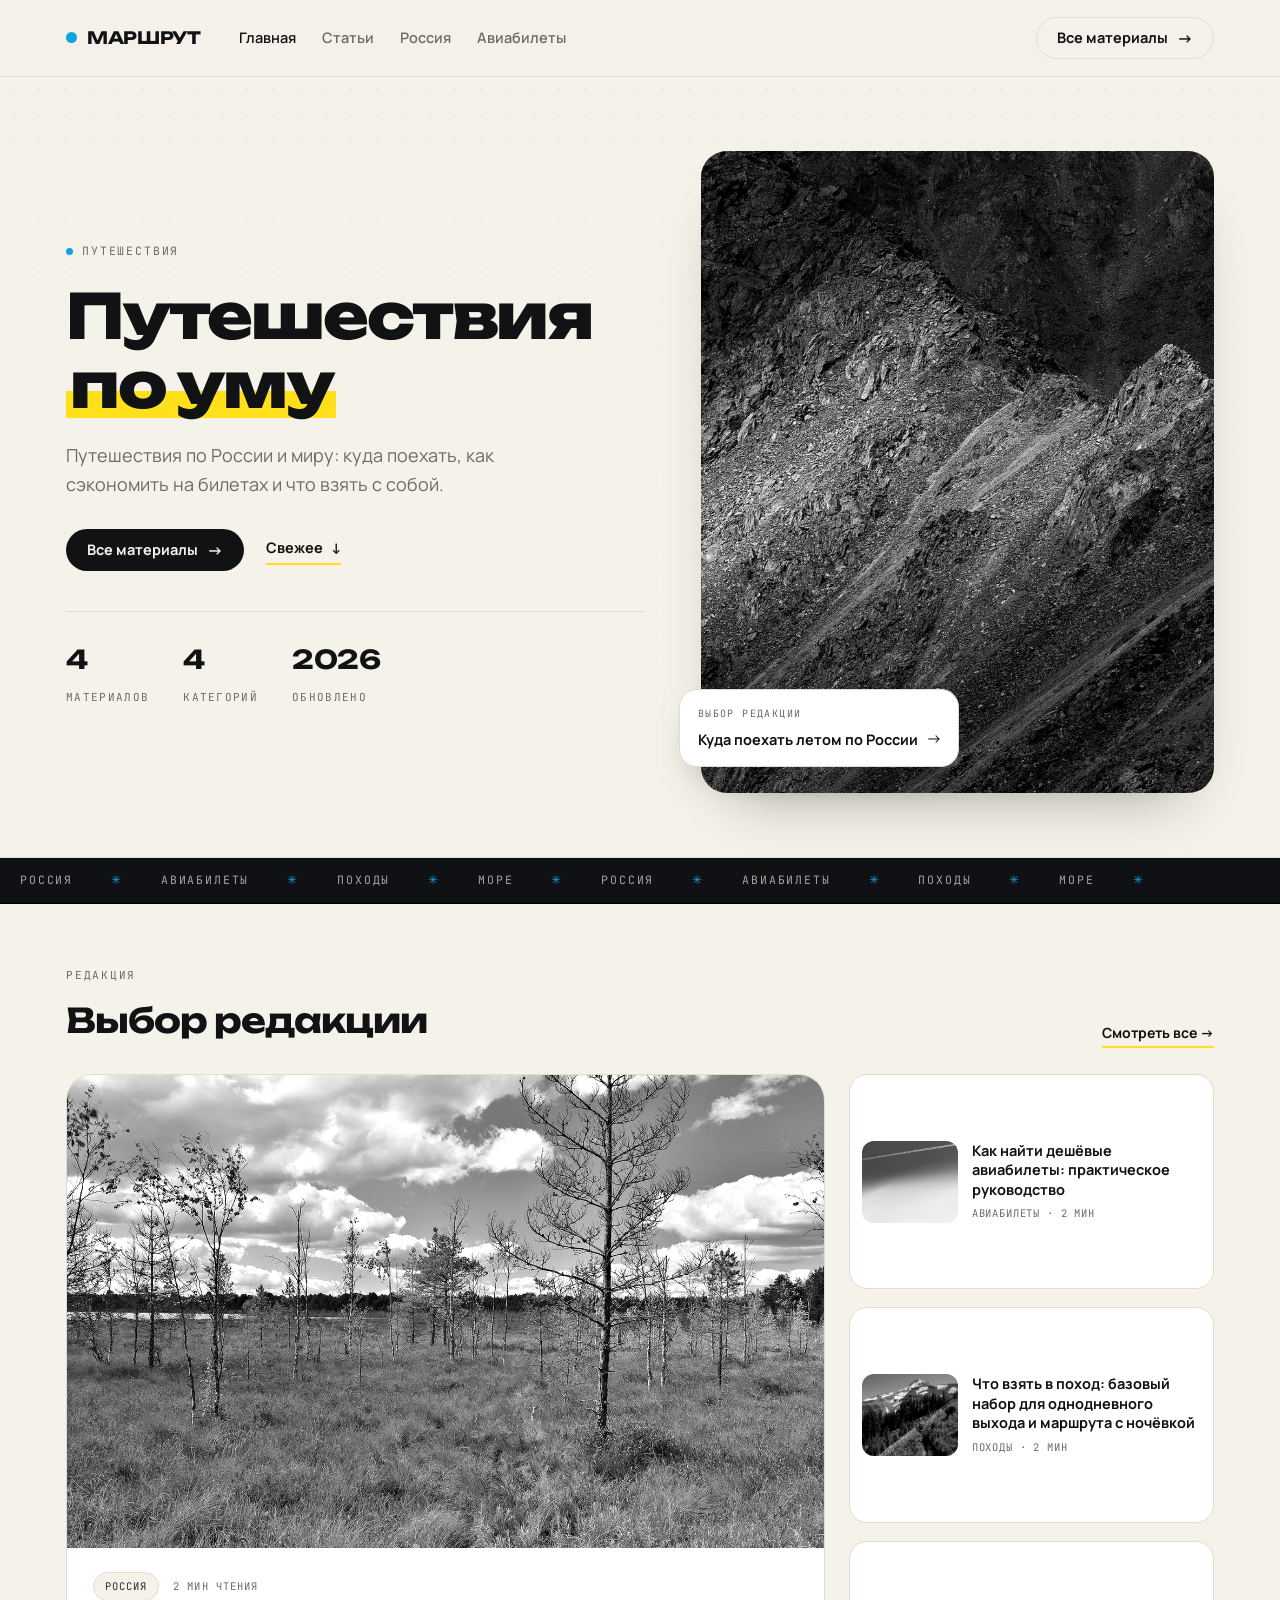
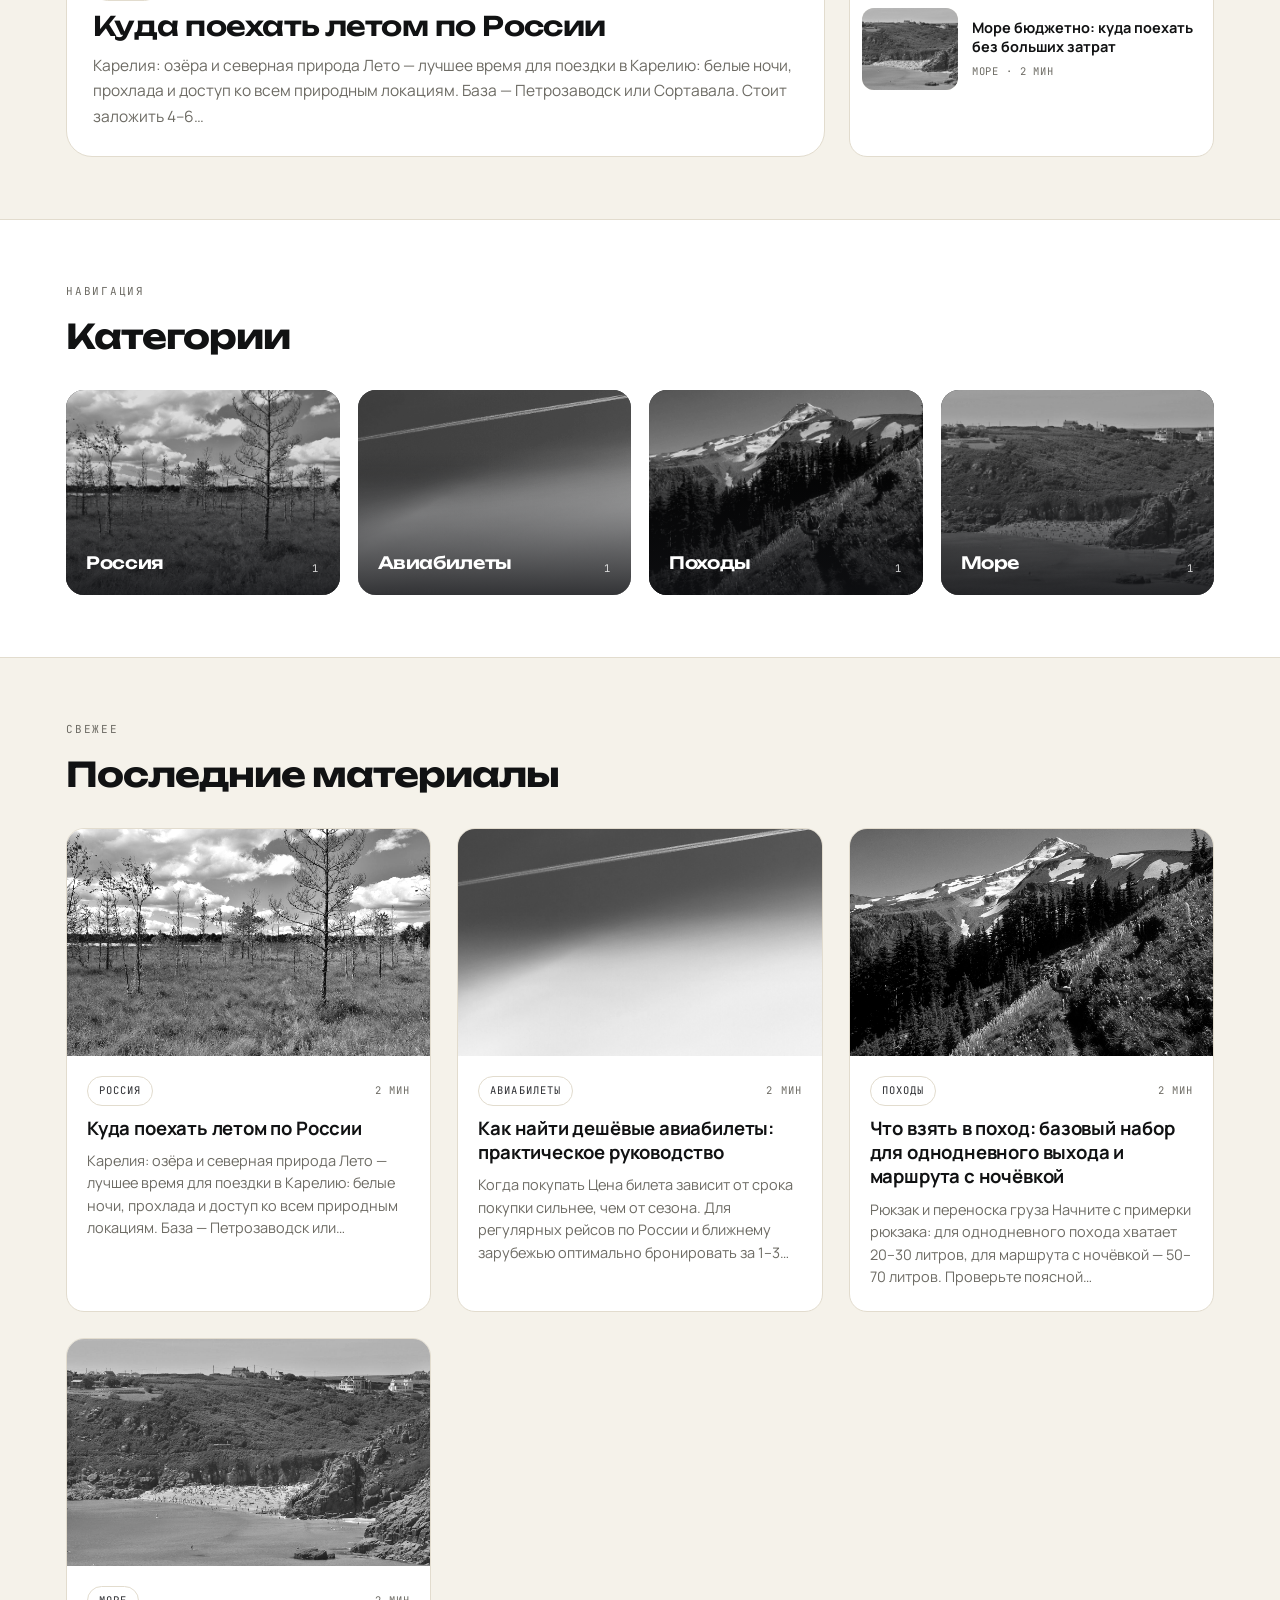
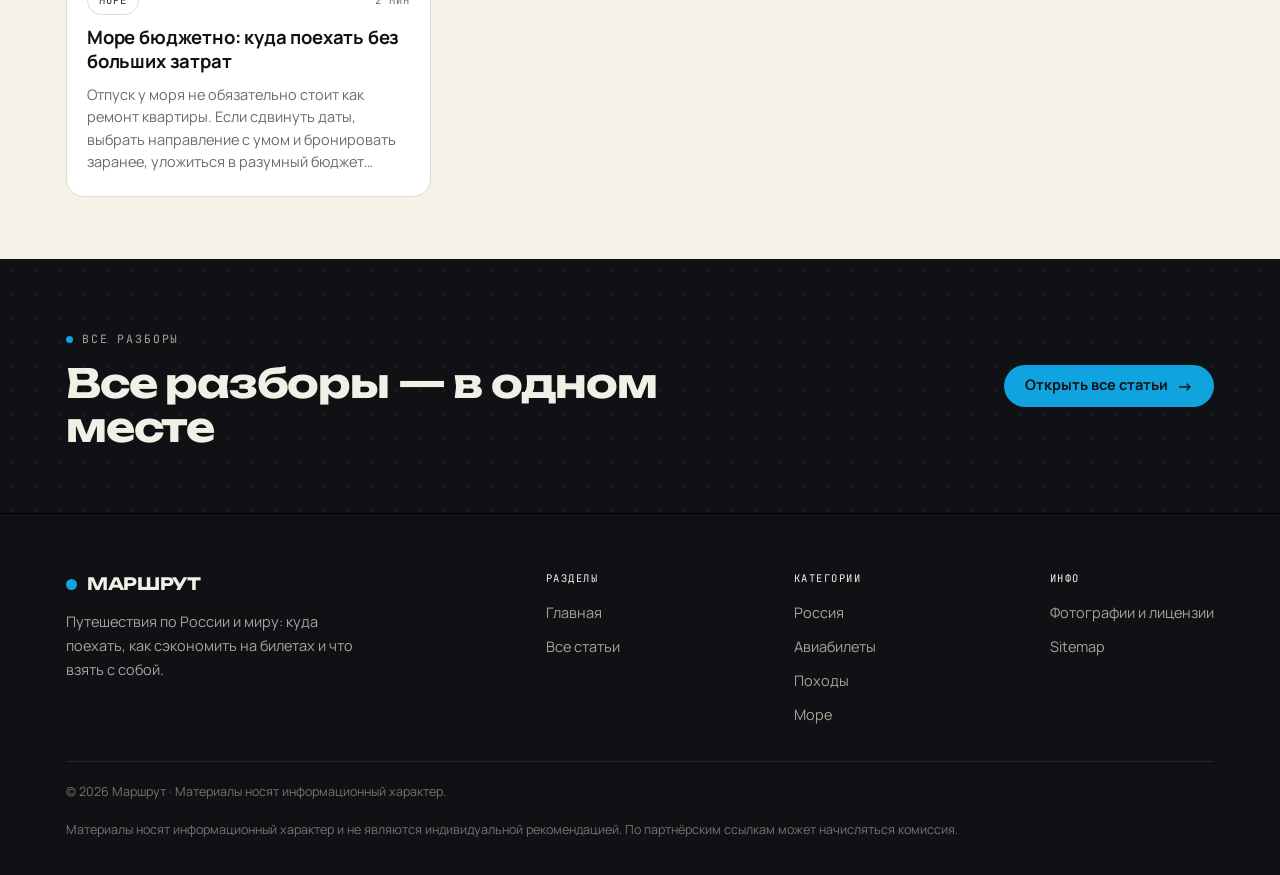
<file: index.html>
<!doctype html>
<html lang="ru">
<head>
<meta charset="utf-8">
<meta name="viewport" content="width=device-width, initial-scale=1">
<title>Маршрут</title>
<meta name="description" content="Куда поехать, как найти дешёвые билеты и собраться в поездку.">
<meta name="keywords" content="путешествия, билеты, поход, отпуск, маршруты, Россия">
<meta name="robots" content="index, follow">
<meta property="og:title" content="Маршрут">
<meta property="og:description" content="Куда поехать, как найти дешёвые билеты и собраться в поездку.">
<meta property="og:type" content="website">
<meta property="og:site_name" content="Маршрут">
<meta property="og:image" content="https://gogi29.github.io/travel/img/cover.jpg"><meta name="twitter:card" content="summary_large_image">
<meta name="theme-color" content="#F5F2EA">
<link rel="canonical" href="https://gogi29.github.io/travel/index.html">
<link rel="icon" href="data:image/svg+xml,<svg xmlns='http://www.w3.org/2000/svg' viewBox='0 0 100 100'><rect width='100' height='100' rx='26' fill='%23111213'/><circle cx='50' cy='50' r='21' fill='%23FFD23F'/></svg>">
<link rel="preconnect" href="https://fonts.googleapis.com">
<link rel="preconnect" href="https://fonts.gstatic.com" crossorigin>
<link href="https://fonts.googleapis.com/css2?family=Lora:ital,wght@0,500;1,500&family=Manrope:wght@400;500;600;700;800&family=Unbounded:wght@400;500;600;700;800&family=JetBrains+Mono:wght@400;500&display=swap" rel="stylesheet">
<link rel="stylesheet" href="style.css">
<style>:root{--acc:#0FA3E0;--acc-ink:#111213;}</style>
<!-- Yandex.Metrika counter -->
<script type="text/javascript">
(function(m,e,t,r,i,k,a){m[i]=m[i]||function(){(m[i].a=m[i].a||[]).push(arguments)};
m[i].l=1*new Date();
for (var j = 0; j < document.scripts.length; j++) {if (document.scripts[j].src === r) { return; }}
k=e.createElement(t),a=e.getElementsByTagName(t)[0],k.async=1,k.src=r,a.parentNode.insertBefore(k,a)})
(window, document, "script", "https://mc.yandex.ru/metrika/tag.js", "ym");
ym(114657130, "init", {clickmap:true, trackLinks:true, accurateTrackBounce:true});
</script>
<noscript><div><img src="https://mc.yandex.ru/watch/114657130" style="position:absolute; left:-9999px;" alt="" /></div></noscript>
<!-- /Yandex.Metrika counter -->
</head>

<body><header class="hdr"><div class="wrap hdr-in">
<a class="brand" href="index.html"><i></i>Маршрут</a>
<nav class="nav"><a href="index.html" class="on">Главная</a><a href="all.html" class="">Статьи</a><a href="all.html">Россия</a><a href="all.html">Авиабилеты</a></nav>
<a class="btn btn-ghost" href="all.html">Все материалы <span class="ar">→</span></a>
</div></header><section class="hero"><div class="wrap hero-grid">
<div class="hero-copy">
  <div class="eyebrow"><b></b>путешествия</div>
  <h1>Путешествия <span class="hl">по уму</span></h1>
  <p class="hero-p">Путешествия по России и миру: куда поехать, как сэкономить на билетах и что взять с собой.</p>
  <div class="hero-actions">
    <a class="btn btn-solid" href="all.html">Все материалы <span class="ar">→</span></a>
    <a class="link-arrow" href="#latest">Свежее <span>↓</span></a>
  </div>
  <div class="stats">
  <div class="stat"><b>4</b><span>материалов</span></div>
  <div class="stat"><b>4</b><span>категорий</span></div>
  <div class="stat"><b>2026</b><span>обновлено</span></div>
</div>
</div>
<div class="hero-media">
  <div class="frame"><img src="img/cover.jpg" alt="Маршрут"></div>
  <a class="hero-card" href="kuda-poehat-letom-po-rossii.html">
  <span class="mini-label">Выбор редакции</span>
  <b>Куда поехать летом по России</b>
  <span class="ar">→</span>
</a>
</div>
</div></section>
<div class="ticker"><div class="ticker-track"><span>Россия</span><b>✳</b><span>Авиабилеты</span><b>✳</b><span>Походы</span><b>✳</b><span>Море</span><b>✳</b><span>Россия</span><b>✳</b><span>Авиабилеты</span><b>✳</b><span>Походы</span><b>✳</b><span>Море</span><b>✳</b></div></div>
<section class="sec"><div class="wrap">
  <div class="sec-head"><div><div class="kicker">Редакция</div><h2>Выбор редакции</h2></div><a class="more" href="all.html">Смотреть все →</a></div>
  <div class="feature">
  <a class="feature-main" href="kuda-poehat-letom-po-rossii.html">
    <div class="pic "><img src="img/01-letom-po-rossii.jpg" alt="Куда поехать летом по России" loading="lazy" decoding="async"></div>
    <div class="feature-txt">
      <div class="meta-line"><span class="chip">Россия</span><span>2 мин чтения</span></div>
      <h3>Куда поехать летом по России</h3>
      <p>Карелия: озёра и северная природа Лето — лучшее время для поездки в Карелию: белые ночи, прохлада и доступ ко всем природным локациям. База — Петрозаводск или Сортавала. Стоит заложить 4–6…</p>
    </div>
  </a>
  <div class="feature-side"><a class="mini" href="kak-nayti-deshevye-aviabilety-prakticheskoe-rukovodstvo.html">
  <div class="pic "><img src="img/02-deshevye-bilety.jpg" alt="Как найти дешёвые авиабилеты: практическое руководство" loading="lazy" decoding="async"></div>
  <div><b>Как найти дешёвые авиабилеты: практическое руководство</b><span class="meta">Авиабилеты · 2 мин</span></div>
</a><a class="mini" href="chto-vzyat-v-pohod-bazovyy-nabor-dlya-odnodnevnogo-vyhoda-i-marshruta-s-nochevko.html">
  <div class="pic "><img src="img/03-pohod.jpg" alt="Что взять в поход: базовый набор для однодневного выхода и маршрута с ночёвкой" loading="lazy" decoding="async"></div>
  <div><b>Что взять в поход: базовый набор для однодневного выхода и маршрута с ночёвкой</b><span class="meta">Походы · 2 мин</span></div>
</a><a class="mini" href="more-byudzhetno-kuda-poehat-bez-bolshih-zatrat.html">
  <div class="pic "><img src="img/04-more-byudzhetno.jpg" alt="Море бюджетно: куда поехать без больших затрат" loading="lazy" decoding="async"></div>
  <div><b>Море бюджетно: куда поехать без больших затрат</b><span class="meta">Море · 2 мин</span></div>
</a></div>
</div>
</div></section>
<section class="sec" style="background:var(--card);border-top:1px solid var(--line);border-bottom:1px solid var(--line)"><div class="wrap">
  <div class="sec-head"><div><div class="kicker">Навигация</div><h2>Категории</h2></div></div>
  <div class="cats"><a class="cat" href="all.html"><img src="img/01-letom-po-rossii.jpg" alt="Россия" loading="lazy"><span class="in"><span class="nm">Россия</span><span class="ct">1</span></span></a><a class="cat" href="all.html"><img src="img/02-deshevye-bilety.jpg" alt="Авиабилеты" loading="lazy"><span class="in"><span class="nm">Авиабилеты</span><span class="ct">1</span></span></a><a class="cat" href="all.html"><img src="img/03-pohod.jpg" alt="Походы" loading="lazy"><span class="in"><span class="nm">Походы</span><span class="ct">1</span></span></a><a class="cat" href="all.html"><img src="img/04-more-byudzhetno.jpg" alt="Море" loading="lazy"><span class="in"><span class="nm">Море</span><span class="ct">1</span></span></a></div>
</div></section>
<section class="sec" id="latest"><div class="wrap">
  <div class="sec-head"><div><div class="kicker">Свежее</div><h2>Последние материалы</h2></div></div>
  <div class="grid"><article class="card">
  <a href="kuda-poehat-letom-po-rossii.html"><div class="pic "><img src="img/01-letom-po-rossii.jpg" alt="Куда поехать летом по России" loading="lazy" decoding="async"></div></a>
  <div class="body">
    <div class="meta-line"><span class="chip">Россия</span><span>2 мин</span></div>
    <h3><a href="kuda-poehat-letom-po-rossii.html">Куда поехать летом по России</a></h3>
    <p class="ex">Карелия: озёра и северная природа Лето — лучшее время для поездки в Карелию: белые ночи, прохлада и доступ ко всем природным локациям. База — Петрозаводск или…</p>
  </div>
</article><article class="card">
  <a href="kak-nayti-deshevye-aviabilety-prakticheskoe-rukovodstvo.html"><div class="pic "><img src="img/02-deshevye-bilety.jpg" alt="Как найти дешёвые авиабилеты: практическое руководство" loading="lazy" decoding="async"></div></a>
  <div class="body">
    <div class="meta-line"><span class="chip">Авиабилеты</span><span>2 мин</span></div>
    <h3><a href="kak-nayti-deshevye-aviabilety-prakticheskoe-rukovodstvo.html">Как найти дешёвые авиабилеты: практическое руководство</a></h3>
    <p class="ex">Когда покупать Цена билета зависит от срока покупки сильнее, чем от сезона. Для регулярных рейсов по России и ближнему зарубежью оптимально бронировать за 1–3…</p>
  </div>
</article><article class="card">
  <a href="chto-vzyat-v-pohod-bazovyy-nabor-dlya-odnodnevnogo-vyhoda-i-marshruta-s-nochevko.html"><div class="pic "><img src="img/03-pohod.jpg" alt="Что взять в поход: базовый набор для однодневного выхода и маршрута с ночёвкой" loading="lazy" decoding="async"></div></a>
  <div class="body">
    <div class="meta-line"><span class="chip">Походы</span><span>2 мин</span></div>
    <h3><a href="chto-vzyat-v-pohod-bazovyy-nabor-dlya-odnodnevnogo-vyhoda-i-marshruta-s-nochevko.html">Что взять в поход: базовый набор для однодневного выхода и маршрута с ночёвкой</a></h3>
    <p class="ex">Рюкзак и переноска груза Начните с примерки рюкзака: для однодневного похода хватает 20–30 литров, для маршрута с ночёвкой — 50–70 литров. Проверьте поясной…</p>
  </div>
</article><article class="card">
  <a href="more-byudzhetno-kuda-poehat-bez-bolshih-zatrat.html"><div class="pic "><img src="img/04-more-byudzhetno.jpg" alt="Море бюджетно: куда поехать без больших затрат" loading="lazy" decoding="async"></div></a>
  <div class="body">
    <div class="meta-line"><span class="chip">Море</span><span>2 мин</span></div>
    <h3><a href="more-byudzhetno-kuda-poehat-bez-bolshih-zatrat.html">Море бюджетно: куда поехать без больших затрат</a></h3>
    <p class="ex">Отпуск у моря не обязательно стоит как ремонт квартиры. Если сдвинуть даты, выбрать направление с умом и бронировать заранее, уложиться в разумный бюджет…</p>
  </div>
</article></div>
</div></section>
<section class="band"><div class="wrap band-in">
  <div><div class="eyebrow"><b></b>все разборы</div><h2>Все разборы — в одном месте</h2></div>
  <a class="btn btn-accent" href="all.html">Открыть все статьи <span class="ar">→</span></a>
</div></section><footer class="ft"><div class="wrap">
<div class="ft-grid">
  <div style="max-width:340px">
    <a class="brand" href="index.html"><i></i>Маршрут</a>
    <p>Путешествия по России и миру: куда поехать, как сэкономить на билетах и что взять с собой.</p>
  </div>
  <div class="ft-col"><b>Разделы</b><a href="index.html">Главная</a><a href="all.html">Все статьи</a></div>
  <div class="ft-col"><b>Категории</b><a href="all.html">Россия</a><a href="all.html">Авиабилеты</a><a href="all.html">Походы</a><a href="all.html">Море</a></div>
  <div class="ft-col"><b>Инфо</b><a href="credits.html">Фотографии и лицензии</a><a href="sitemap.xml">Sitemap</a></div>
</div>
<div class="ft-bottom">
  <div>© 2026 Маршрут · Материалы носят информационный характер.</div>
  <div>Материалы носят информационный характер и не являются индивидуальной рекомендацией. По партнёрским ссылкам может начисляться комиссия.</div>
</div>
</div></footer>
</body></html>
</file>
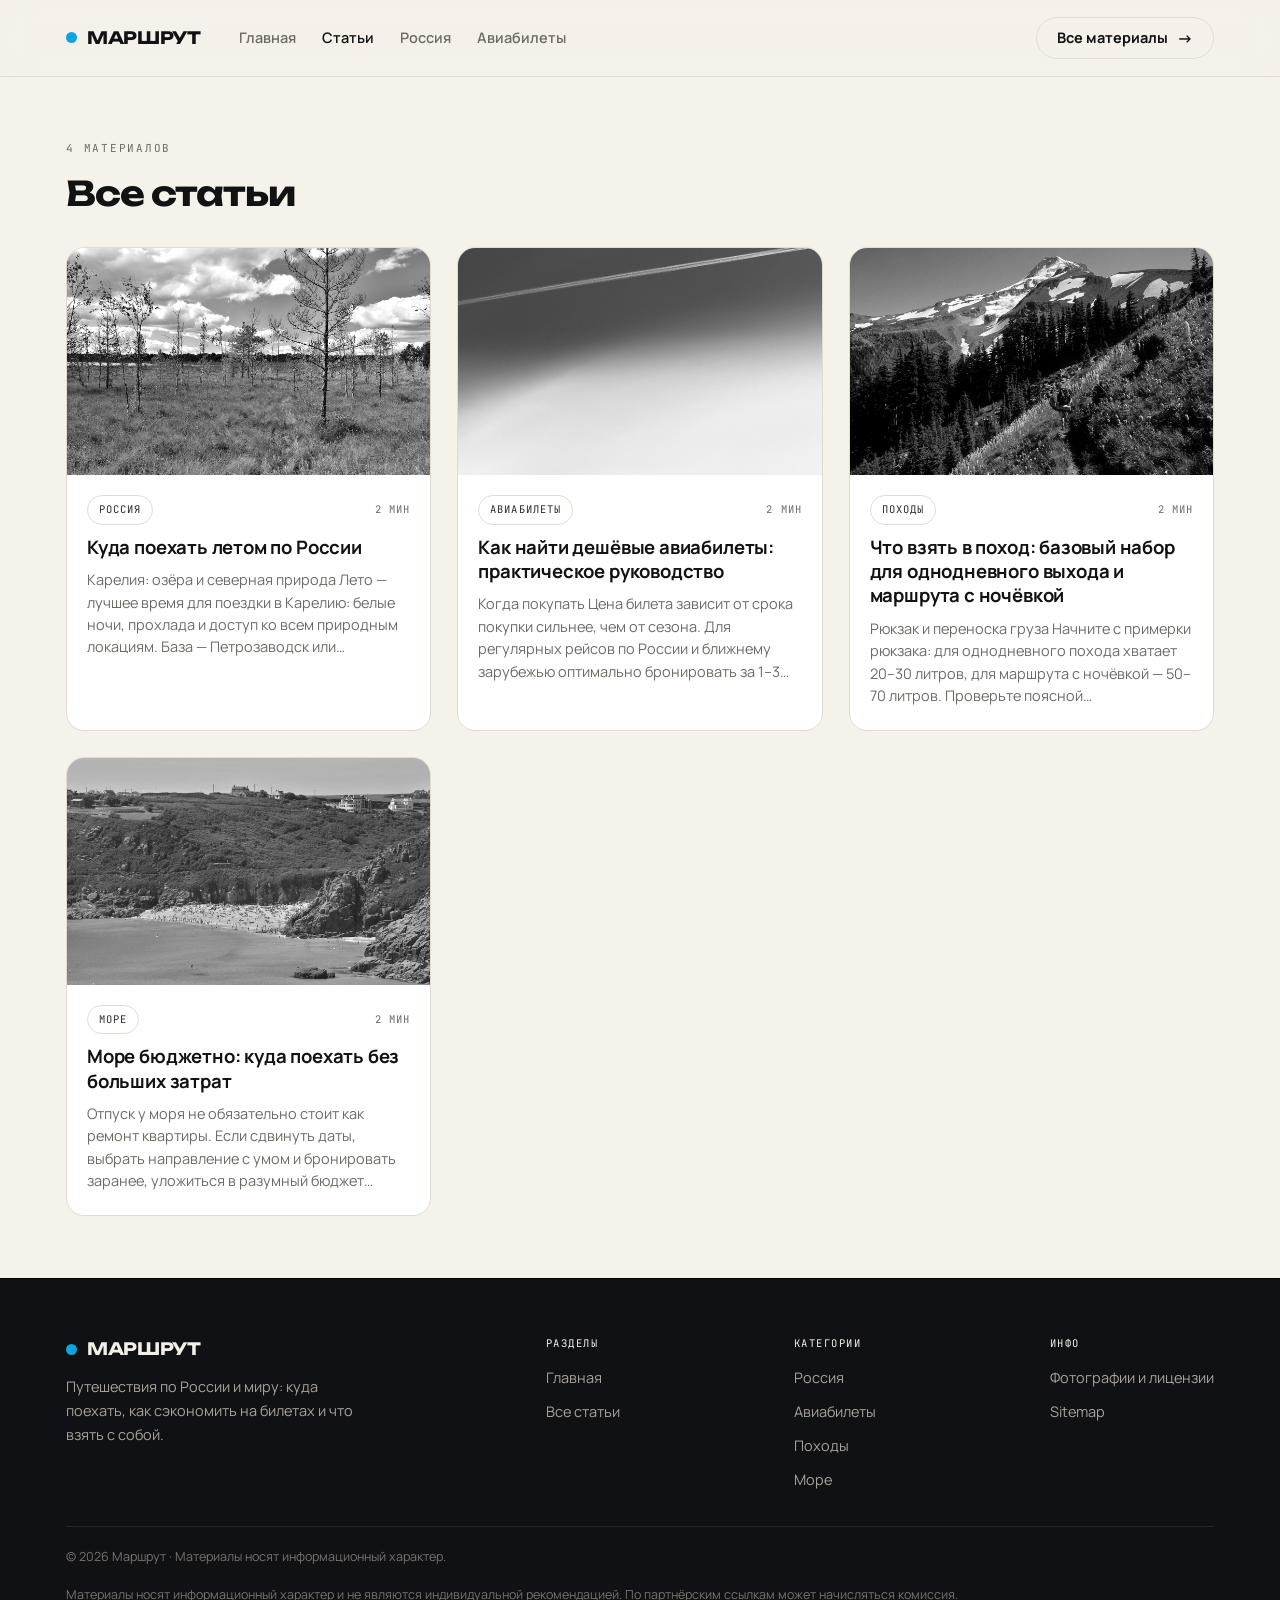
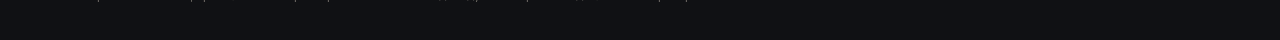
<file: all.html>
<!doctype html>
<html lang="ru">
<head>
<meta charset="utf-8">
<meta name="viewport" content="width=device-width, initial-scale=1">
<title>Все материалы — Маршрут</title>
<meta name="description" content="Куда поехать, как найти дешёвые билеты и собраться в поездку.">
<meta name="keywords" content="путешествия, билеты, поход, отпуск, маршруты, Россия">
<meta name="robots" content="index, follow">
<meta property="og:title" content="Все материалы">
<meta property="og:description" content="Куда поехать, как найти дешёвые билеты и собраться в поездку.">
<meta property="og:type" content="website">
<meta property="og:site_name" content="Маршрут">
<meta property="og:image" content="https://gogi29.github.io/travel/img/cover.jpg"><meta name="twitter:card" content="summary_large_image">
<meta name="theme-color" content="#F5F2EA">
<link rel="canonical" href="https://gogi29.github.io/travel/all.html">
<link rel="icon" href="data:image/svg+xml,<svg xmlns='http://www.w3.org/2000/svg' viewBox='0 0 100 100'><rect width='100' height='100' rx='26' fill='%23111213'/><circle cx='50' cy='50' r='21' fill='%23FFD23F'/></svg>">
<link rel="preconnect" href="https://fonts.googleapis.com">
<link rel="preconnect" href="https://fonts.gstatic.com" crossorigin>
<link href="https://fonts.googleapis.com/css2?family=Lora:ital,wght@0,500;1,500&family=Manrope:wght@400;500;600;700;800&family=Unbounded:wght@400;500;600;700;800&family=JetBrains+Mono:wght@400;500&display=swap" rel="stylesheet">
<link rel="stylesheet" href="style.css">
<style>:root{--acc:#0FA3E0;--acc-ink:#111213;}</style>
<!-- Yandex.Metrika counter -->
<script type="text/javascript">
(function(m,e,t,r,i,k,a){m[i]=m[i]||function(){(m[i].a=m[i].a||[]).push(arguments)};
m[i].l=1*new Date();
for (var j = 0; j < document.scripts.length; j++) {if (document.scripts[j].src === r) { return; }}
k=e.createElement(t),a=e.getElementsByTagName(t)[0],k.async=1,k.src=r,a.parentNode.insertBefore(k,a)})
(window, document, "script", "https://mc.yandex.ru/metrika/tag.js", "ym");
ym(114657130, "init", {clickmap:true, trackLinks:true, accurateTrackBounce:true});
</script>
<noscript><div><img src="https://mc.yandex.ru/watch/114657130" style="position:absolute; left:-9999px;" alt="" /></div></noscript>
<!-- /Yandex.Metrika counter -->
</head>

<body><header class="hdr"><div class="wrap hdr-in">
<a class="brand" href="index.html"><i></i>Маршрут</a>
<nav class="nav"><a href="index.html" class="">Главная</a><a href="all.html" class="on">Статьи</a><a href="all.html">Россия</a><a href="all.html">Авиабилеты</a></nav>
<a class="btn btn-ghost" href="all.html">Все материалы <span class="ar">→</span></a>
</div></header><section class="sec"><div class="wrap">
<div class="sec-head"><div><div class="kicker">4 материалов</div><h2>Все статьи</h2></div></div>
<div class="grid"><article class="card">
  <a href="kuda-poehat-letom-po-rossii.html"><div class="pic "><img src="img/01-letom-po-rossii.jpg" alt="Куда поехать летом по России" loading="lazy" decoding="async"></div></a>
  <div class="body">
    <div class="meta-line"><span class="chip">Россия</span><span>2 мин</span></div>
    <h3><a href="kuda-poehat-letom-po-rossii.html">Куда поехать летом по России</a></h3>
    <p class="ex">Карелия: озёра и северная природа Лето — лучшее время для поездки в Карелию: белые ночи, прохлада и доступ ко всем природным локациям. База — Петрозаводск или…</p>
  </div>
</article><article class="card">
  <a href="kak-nayti-deshevye-aviabilety-prakticheskoe-rukovodstvo.html"><div class="pic "><img src="img/02-deshevye-bilety.jpg" alt="Как найти дешёвые авиабилеты: практическое руководство" loading="lazy" decoding="async"></div></a>
  <div class="body">
    <div class="meta-line"><span class="chip">Авиабилеты</span><span>2 мин</span></div>
    <h3><a href="kak-nayti-deshevye-aviabilety-prakticheskoe-rukovodstvo.html">Как найти дешёвые авиабилеты: практическое руководство</a></h3>
    <p class="ex">Когда покупать Цена билета зависит от срока покупки сильнее, чем от сезона. Для регулярных рейсов по России и ближнему зарубежью оптимально бронировать за 1–3…</p>
  </div>
</article><article class="card">
  <a href="chto-vzyat-v-pohod-bazovyy-nabor-dlya-odnodnevnogo-vyhoda-i-marshruta-s-nochevko.html"><div class="pic "><img src="img/03-pohod.jpg" alt="Что взять в поход: базовый набор для однодневного выхода и маршрута с ночёвкой" loading="lazy" decoding="async"></div></a>
  <div class="body">
    <div class="meta-line"><span class="chip">Походы</span><span>2 мин</span></div>
    <h3><a href="chto-vzyat-v-pohod-bazovyy-nabor-dlya-odnodnevnogo-vyhoda-i-marshruta-s-nochevko.html">Что взять в поход: базовый набор для однодневного выхода и маршрута с ночёвкой</a></h3>
    <p class="ex">Рюкзак и переноска груза Начните с примерки рюкзака: для однодневного похода хватает 20–30 литров, для маршрута с ночёвкой — 50–70 литров. Проверьте поясной…</p>
  </div>
</article><article class="card">
  <a href="more-byudzhetno-kuda-poehat-bez-bolshih-zatrat.html"><div class="pic "><img src="img/04-more-byudzhetno.jpg" alt="Море бюджетно: куда поехать без больших затрат" loading="lazy" decoding="async"></div></a>
  <div class="body">
    <div class="meta-line"><span class="chip">Море</span><span>2 мин</span></div>
    <h3><a href="more-byudzhetno-kuda-poehat-bez-bolshih-zatrat.html">Море бюджетно: куда поехать без больших затрат</a></h3>
    <p class="ex">Отпуск у моря не обязательно стоит как ремонт квартиры. Если сдвинуть даты, выбрать направление с умом и бронировать заранее, уложиться в разумный бюджет…</p>
  </div>
</article></div>
</div></section><footer class="ft"><div class="wrap">
<div class="ft-grid">
  <div style="max-width:340px">
    <a class="brand" href="index.html"><i></i>Маршрут</a>
    <p>Путешествия по России и миру: куда поехать, как сэкономить на билетах и что взять с собой.</p>
  </div>
  <div class="ft-col"><b>Разделы</b><a href="index.html">Главная</a><a href="all.html">Все статьи</a></div>
  <div class="ft-col"><b>Категории</b><a href="all.html">Россия</a><a href="all.html">Авиабилеты</a><a href="all.html">Походы</a><a href="all.html">Море</a></div>
  <div class="ft-col"><b>Инфо</b><a href="credits.html">Фотографии и лицензии</a><a href="sitemap.xml">Sitemap</a></div>
</div>
<div class="ft-bottom">
  <div>© 2026 Маршрут · Материалы носят информационный характер.</div>
  <div>Материалы носят информационный характер и не являются индивидуальной рекомендацией. По партнёрским ссылкам может начисляться комиссия.</div>
</div>
</div></footer>
</body></html>
</file>
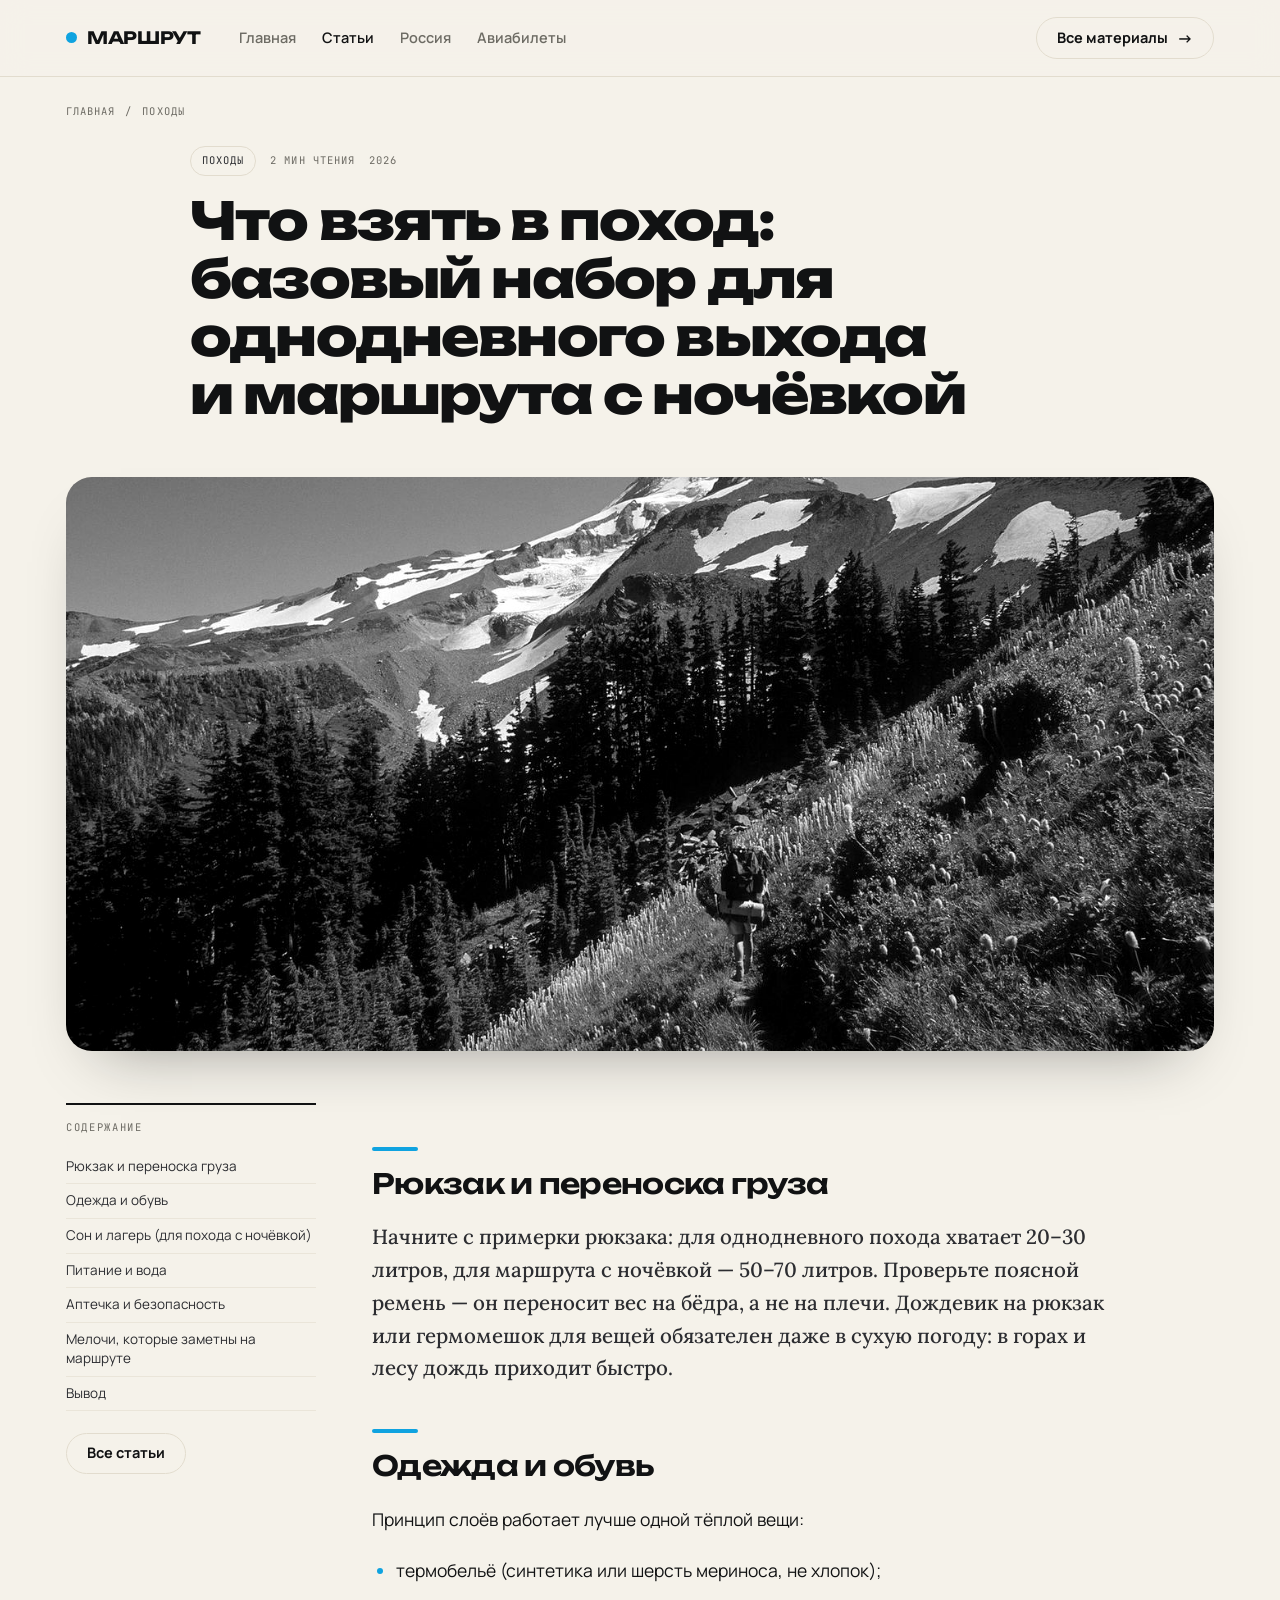
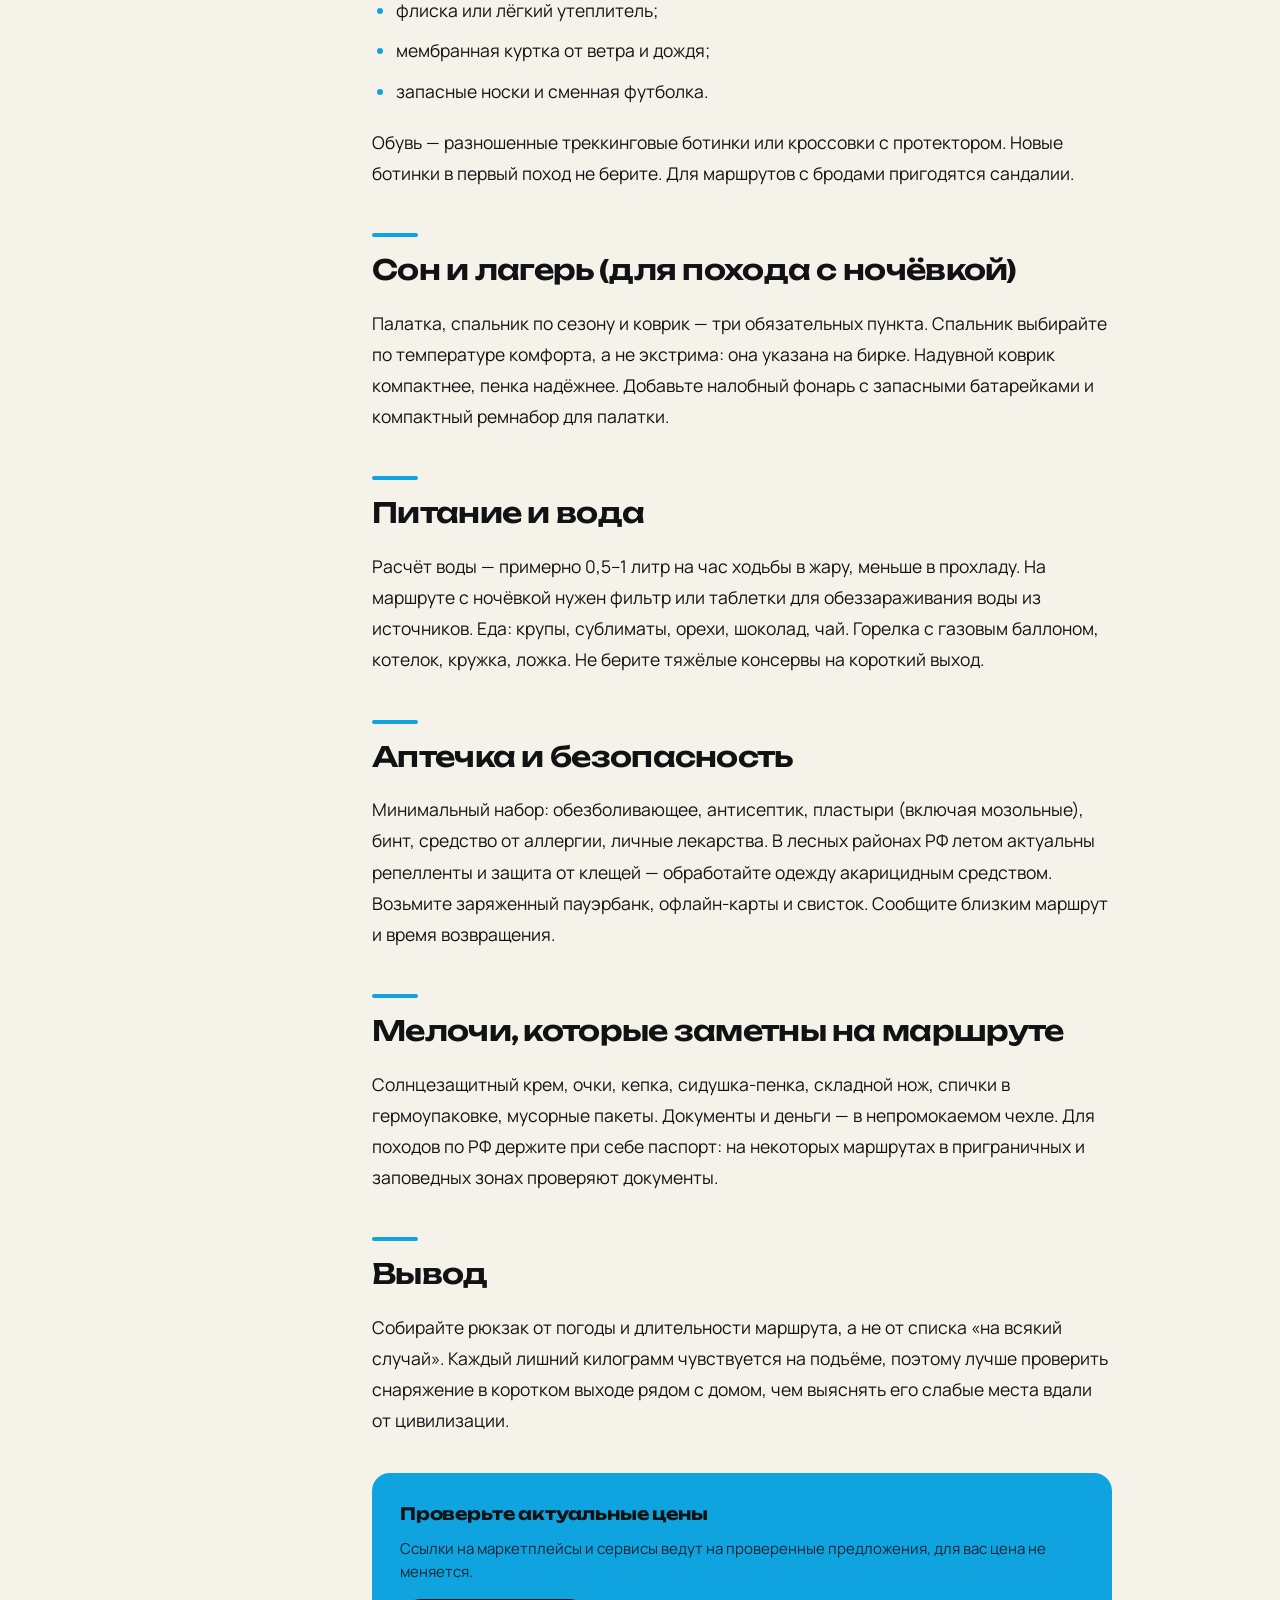
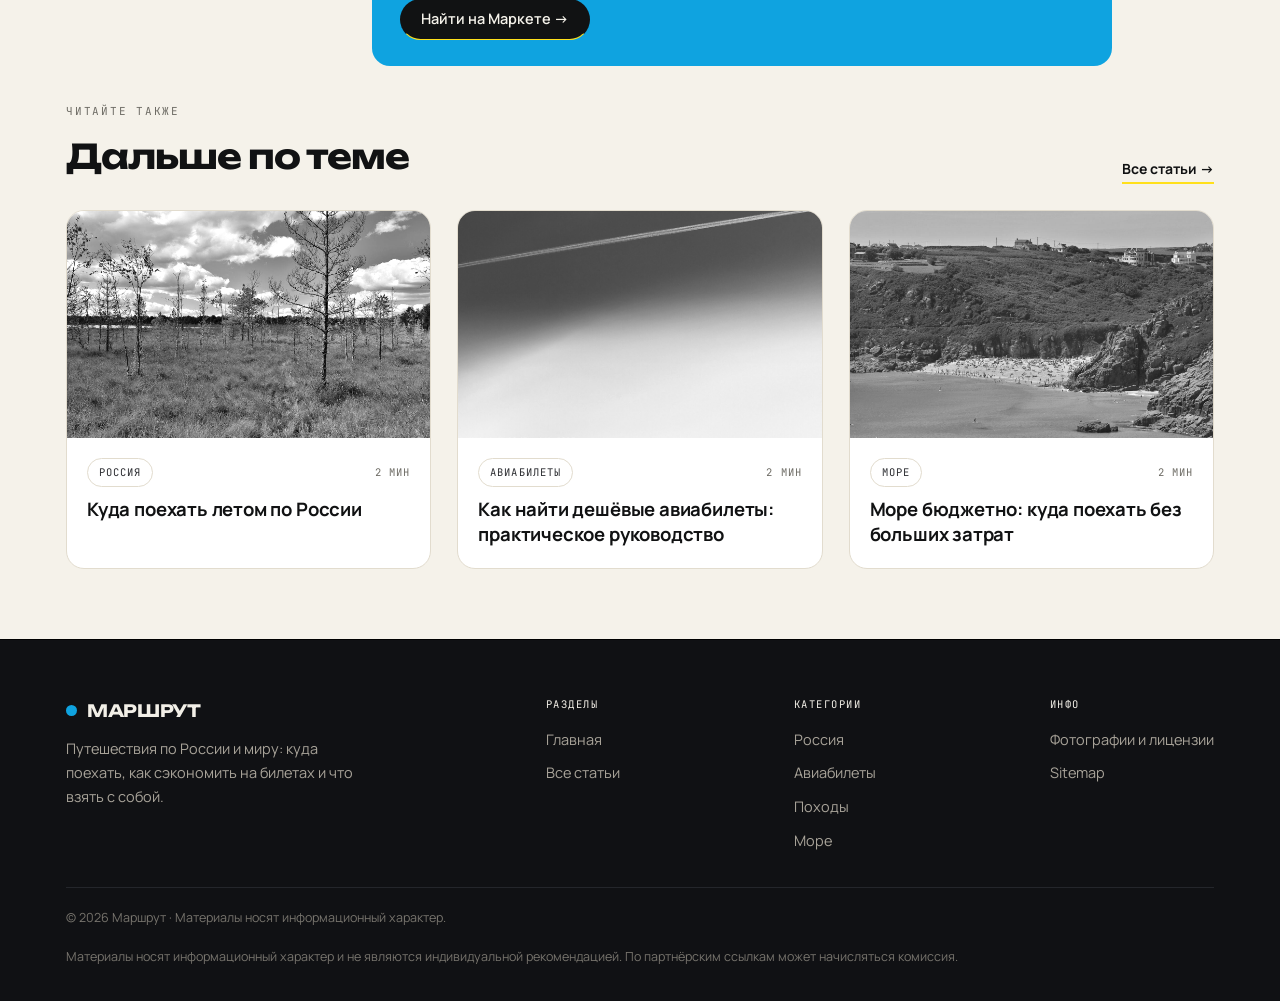
<file: chto-vzyat-v-pohod-bazovyy-nabor-dlya-odnodnevnogo-vyhoda-i-marshruta-s-nochevko.html>
<!doctype html>
<html lang="ru">
<head>
<meta charset="utf-8">
<meta name="viewport" content="width=device-width, initial-scale=1">
<title>Что взять в поход: базовый набор для однодневного выхода и маршрута с ночёвкой — Маршрут</title>
<meta name="description" content="Рюкзак и переноска груза Начните с примерки рюкзака: для однодневного похода хватает 20–30 литров, для маршрута с ночёвкой — 50–70 литров. Проверьте поясно">
<meta name="keywords" content="путешествия, билеты, поход, отпуск, маршруты, Россия">
<meta name="robots" content="index, follow">
<meta property="og:title" content="Что взять в поход: базовый набор для однодневного выхода и маршрута с ночёвкой">
<meta property="og:description" content="Рюкзак и переноска груза Начните с примерки рюкзака: для однодневного похода хватает 20–30 литров, для маршрута с ночёвкой — 50–70 литров. Проверьте поясно">
<meta property="og:type" content="website">
<meta property="og:site_name" content="Маршрут">
<meta property="og:image" content="https://gogi29.github.io/travel/img/03-pohod.jpg"><meta name="twitter:card" content="summary_large_image">
<meta name="theme-color" content="#F5F2EA">
<link rel="canonical" href="https://gogi29.github.io/travel/chto-vzyat-v-pohod-bazovyy-nabor-dlya-odnodnevnogo-vyhoda-i-marshruta-s-nochevko.html">
<link rel="icon" href="data:image/svg+xml,<svg xmlns='http://www.w3.org/2000/svg' viewBox='0 0 100 100'><rect width='100' height='100' rx='26' fill='%23111213'/><circle cx='50' cy='50' r='21' fill='%23FFD23F'/></svg>">
<link rel="preconnect" href="https://fonts.googleapis.com">
<link rel="preconnect" href="https://fonts.gstatic.com" crossorigin>
<link href="https://fonts.googleapis.com/css2?family=Lora:ital,wght@0,500;1,500&family=Manrope:wght@400;500;600;700;800&family=Unbounded:wght@400;500;600;700;800&family=JetBrains+Mono:wght@400;500&display=swap" rel="stylesheet">
<link rel="stylesheet" href="style.css">
<style>:root{--acc:#0FA3E0;--acc-ink:#111213;}</style>
<!-- Yandex.Metrika counter -->
<script type="text/javascript">
(function(m,e,t,r,i,k,a){m[i]=m[i]||function(){(m[i].a=m[i].a||[]).push(arguments)};
m[i].l=1*new Date();
for (var j = 0; j < document.scripts.length; j++) {if (document.scripts[j].src === r) { return; }}
k=e.createElement(t),a=e.getElementsByTagName(t)[0],k.async=1,k.src=r,a.parentNode.insertBefore(k,a)})
(window, document, "script", "https://mc.yandex.ru/metrika/tag.js", "ym");
ym(114657130, "init", {clickmap:true, trackLinks:true, accurateTrackBounce:true});
</script>
<noscript><div><img src="https://mc.yandex.ru/watch/114657130" style="position:absolute; left:-9999px;" alt="" /></div></noscript>
<!-- /Yandex.Metrika counter -->
</head>

<body><header class="hdr"><div class="wrap hdr-in">
<a class="brand" href="index.html"><i></i>Маршрут</a>
<nav class="nav"><a href="index.html" class="">Главная</a><a href="all.html" class="on">Статьи</a><a href="all.html">Россия</a><a href="all.html">Авиабилеты</a></nav>
<a class="btn btn-ghost" href="all.html">Все материалы <span class="ar">→</span></a>
</div></header><script type="application/ld+json">{"@context": "https://schema.org", "@type": "Article", "headline": "Что взять в поход: базовый набор для однодневного выхода и маршрута с ночёвкой", "description": "Рюкзак и переноска груза Начните с примерки рюкзака: для однодневного похода хватает 20–30 литров, для маршрута с ночёвкой — 50–70 литров. Проверьте поясной ремень — он переносит в", "author": {"@type": "Organization", "name": "Маршрут"}, "publisher": {"@type": "Organization", "name": "Маршрут"}, "mainEntityOfPage": "https://gogi29.github.io/travel/chto-vzyat-v-pohod-bazovyy-nabor-dlya-odnodnevnogo-vyhoda-i-marshruta-s-nochevko.html"}</script>
<div class="wrap"><div class="crumbs"><a href="index.html">Главная</a><span>/</span><a href="all.html">Походы</a></div></div>
<article>
<header class="art-head wrap-narrow">
  <div class="meta-line"><span class="chip">Походы</span><span>2 мин чтения</span><span>2026</span></div>
  <h1>Что взять в поход: базовый набор для однодневного выхода и маршрута с ночёвкой</h1>
</header>
<figure class="art-cover"><div class="pic"><img src="img/03-pohod.jpg" alt="Что взять в поход: базовый набор для однодневного выхода и маршрута с ночёвкой"></div></figure>
<div class="wrap art-grid">
  <aside class="art-aside"><div style="position:sticky;top:104px"><div class="toc"><div class="t">Содержание</div><a href="#ryukzak-i-perenoska-gruza">Рюкзак и переноска груза</a><a href="#odezhda-i-obuv">Одежда и обувь</a><a href="#son-i-lager-dlya-pohoda-s-nochevkoy">Сон и лагерь (для похода с ночёвкой)</a><a href="#pitanie-i-voda">Питание и вода</a><a href="#aptechka-i-bezopasnost">Аптечка и безопасность</a><a href="#melochi-kotorye-zametny-na-marshrute">Мелочи, которые заметны на маршруте</a><a href="#vyvod">Вывод</a></div>
    <div style="margin-top:22px"><a class="btn btn-ghost" href="all.html">Все статьи</a></div></div></aside>
  <div class="art-body"><h2 id="ryukzak-i-perenoska-gruza">Рюкзак и переноска груза</h2>
<p>Начните с примерки рюкзака: для однодневного похода хватает 20–30 литров, для маршрута с ночёвкой — 50–70 литров. Проверьте поясной ремень — он переносит вес на бёдра, а не на плечи. Дождевик на рюкзак или гермомешок для вещей обязателен даже в сухую погоду: в горах и лесу дождь приходит быстро.</p>
<h2 id="odezhda-i-obuv">Одежда и обувь</h2>
<p>Принцип слоёв работает лучше одной тёплой вещи:</p>
<ul>
<li>термобельё (синтетика или шерсть мериноса, не хлопок);</li>
<li>флиска или лёгкий утеплитель;</li>
<li>мембранная куртка от ветра и дождя;</li>
<li>запасные носки и сменная футболка.</li>
</ul>
<p>Обувь — разношенные треккинговые ботинки или кроссовки с протектором. Новые ботинки в первый поход не берите. Для маршрутов с бродами пригодятся сандалии.</p>
<h2 id="son-i-lager-dlya-pohoda-s-nochevkoy">Сон и лагерь (для похода с ночёвкой)</h2>
<p>Палатка, спальник по сезону и коврик — три обязательных пункта. Спальник выбирайте по температуре комфорта, а не экстрима: она указана на бирке. Надувной коврик компактнее, пенка надёжнее. Добавьте налобный фонарь с запасными батарейками и компактный ремнабор для палатки.</p>
<h2 id="pitanie-i-voda">Питание и вода</h2>
<p>Расчёт воды — примерно 0,5–1 литр на час ходьбы в жару, меньше в прохладу. На маршруте с ночёвкой нужен фильтр или таблетки для обеззараживания воды из источников. Еда: крупы, сублиматы, орехи, шоколад, чай. Горелка с газовым баллоном, котелок, кружка, ложка. Не берите тяжёлые консервы на короткий выход.</p>
<h2 id="aptechka-i-bezopasnost">Аптечка и безопасность</h2>
<p>Минимальный набор: обезболивающее, антисептик, пластыри (включая мозольные), бинт, средство от аллергии, личные лекарства. В лесных районах РФ летом актуальны репелленты и защита от клещей — обработайте одежду акарицидным средством. Возьмите заряженный пауэрбанк, офлайн-карты и свисток. Сообщите близким маршрут и время возвращения.</p>
<h2 id="melochi-kotorye-zametny-na-marshrute">Мелочи, которые заметны на маршруте</h2>
<p>Солнцезащитный крем, очки, кепка, сидушка-пенка, складной нож, спички в гермоупаковке, мусорные пакеты. Документы и деньги — в непромокаемом чехле. Для походов по РФ держите при себе паспорт: на некоторых маршрутах в приграничных и заповедных зонах проверяют документы.</p>
<h2 id="vyvod">Вывод</h2>
<p>Собирайте рюкзак от погоды и длительности маршрута, а не от списка «на всякий случай». Каждый лишний килограмм чувствуется на подъёме, поэтому лучше проверить снаряжение в коротком выходе рядом с домом, чем выяснять его слабые места вдали от цивилизации.</p><div class="aff"><b>Проверьте актуальные цены</b><p>Ссылки на маркетплейсы и сервисы ведут на проверенные предложения, для вас цена не меняется.</p>
<a class="btn" href="https://market.yandex.ru/search?text=%D0%A7%D1%82%D0%BE+%D0%B2%D0%B7%D1%8F%D1%82%D1%8C+%D0%B2+%D0%BF%D0%BE%D1%85%D0%BE%D0%B4%3A+%D0%B1%D0%B0%D0%B7%D0%BE%D0%B2%D1%8B%D0%B9+%D0%BD%D0%B0%D0%B1%D0%BE%D1%80+%D0%B4%D0%BB%D1%8F+%D0%BE%D0%B4%D0%BD%D0%BE%D0%B4%D0%BD%D0%B5%D0%B2%D0%BD%D0%BE%D0%B3%D0%BE+%D0%B2%D1%8B%D1%85%D0%BE%D0%B4%D0%B0+%D0%B8+%D0%BC%D0%B0%D1%80%D1%88%D1%80%D1%83%D1%82%D0%B0+%D1%81+%D0%BD%D0%BE%D1%87%D1%91%D0%B2%D0%BA%D0%BE%D0%B9" target="_blank" rel="noopener sponsored">Найти на Маркете →</a></div></div>
</div>
</article>
<section class="sec also"><div class="wrap">
  <div class="sec-head"><div><div class="kicker">Читайте также</div><h2>Дальше по теме</h2></div><a class="more" href="all.html">Все статьи →</a></div>
  <div class="grid"><article class="card">
  <a href="kuda-poehat-letom-po-rossii.html"><div class="pic "><img src="img/01-letom-po-rossii.jpg" alt="Куда поехать летом по России" loading="lazy" decoding="async"></div></a>
  <div class="body"><div class="meta-line"><span class="chip">Россия</span><span>2 мин</span></div>
  <h3><a href="kuda-poehat-letom-po-rossii.html">Куда поехать летом по России</a></h3></div>
</article><article class="card">
  <a href="kak-nayti-deshevye-aviabilety-prakticheskoe-rukovodstvo.html"><div class="pic "><img src="img/02-deshevye-bilety.jpg" alt="Как найти дешёвые авиабилеты: практическое руководство" loading="lazy" decoding="async"></div></a>
  <div class="body"><div class="meta-line"><span class="chip">Авиабилеты</span><span>2 мин</span></div>
  <h3><a href="kak-nayti-deshevye-aviabilety-prakticheskoe-rukovodstvo.html">Как найти дешёвые авиабилеты: практическое руководство</a></h3></div>
</article><article class="card">
  <a href="more-byudzhetno-kuda-poehat-bez-bolshih-zatrat.html"><div class="pic "><img src="img/04-more-byudzhetno.jpg" alt="Море бюджетно: куда поехать без больших затрат" loading="lazy" decoding="async"></div></a>
  <div class="body"><div class="meta-line"><span class="chip">Море</span><span>2 мин</span></div>
  <h3><a href="more-byudzhetno-kuda-poehat-bez-bolshih-zatrat.html">Море бюджетно: куда поехать без больших затрат</a></h3></div>
</article></div>
</div></section><footer class="ft"><div class="wrap">
<div class="ft-grid">
  <div style="max-width:340px">
    <a class="brand" href="index.html"><i></i>Маршрут</a>
    <p>Путешествия по России и миру: куда поехать, как сэкономить на билетах и что взять с собой.</p>
  </div>
  <div class="ft-col"><b>Разделы</b><a href="index.html">Главная</a><a href="all.html">Все статьи</a></div>
  <div class="ft-col"><b>Категории</b><a href="all.html">Россия</a><a href="all.html">Авиабилеты</a><a href="all.html">Походы</a><a href="all.html">Море</a></div>
  <div class="ft-col"><b>Инфо</b><a href="credits.html">Фотографии и лицензии</a><a href="sitemap.xml">Sitemap</a></div>
</div>
<div class="ft-bottom">
  <div>© 2026 Маршрут · Материалы носят информационный характер.</div>
  <div>Материалы носят информационный характер и не являются индивидуальной рекомендацией. По партнёрским ссылкам может начисляться комиссия.</div>
</div>
</div></footer>
</body></html>
</file>
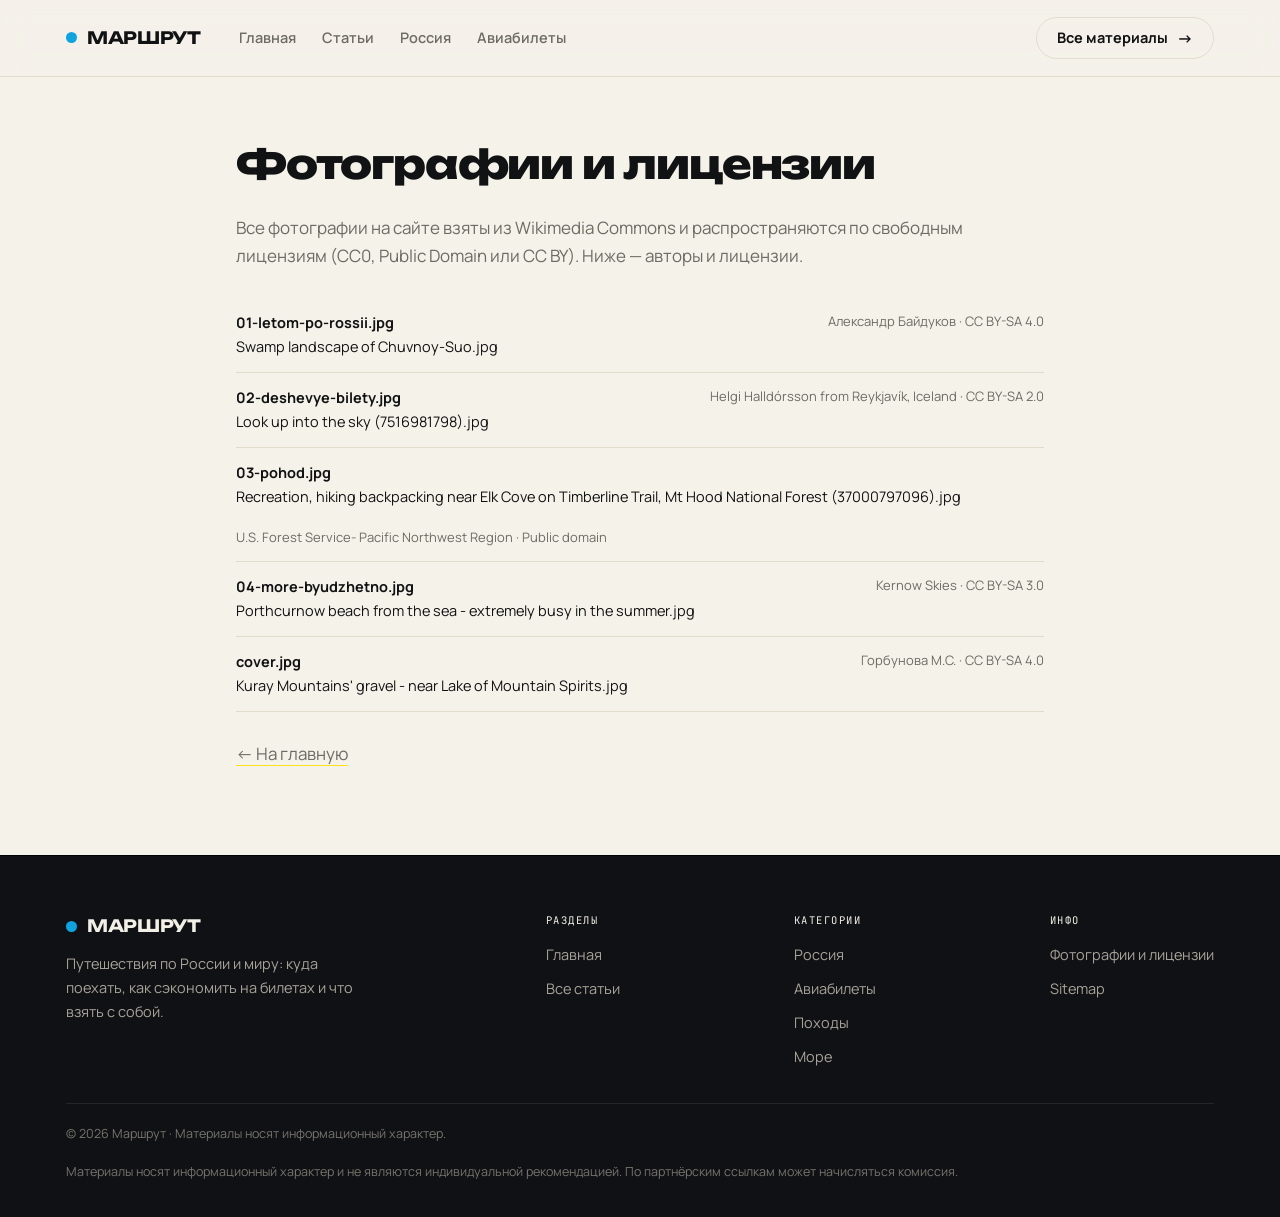
<file: credits.html>
<!doctype html>
<html lang="ru">
<head>
<meta charset="utf-8">
<meta name="viewport" content="width=device-width, initial-scale=1">
<title>Фотографии и лицензии — Маршрут</title>
<meta name="description" content="Источники фотографий на сайте.">
<meta name="keywords" content="путешествия, билеты, поход, отпуск, маршруты, Россия">
<meta name="robots" content="index, follow">
<meta property="og:title" content="Фотографии и лицензии">
<meta property="og:description" content="Источники фотографий на сайте.">
<meta property="og:type" content="website">
<meta property="og:site_name" content="Маршрут">

<meta name="theme-color" content="#F5F2EA">
<link rel="canonical" href="https://gogi29.github.io/travel/credits.html">
<link rel="icon" href="data:image/svg+xml,<svg xmlns='http://www.w3.org/2000/svg' viewBox='0 0 100 100'><rect width='100' height='100' rx='26' fill='%23111213'/><circle cx='50' cy='50' r='21' fill='%23FFD23F'/></svg>">
<link rel="preconnect" href="https://fonts.googleapis.com">
<link rel="preconnect" href="https://fonts.gstatic.com" crossorigin>
<link href="https://fonts.googleapis.com/css2?family=Lora:ital,wght@0,500;1,500&family=Manrope:wght@400;500;600;700;800&family=Unbounded:wght@400;500;600;700;800&family=JetBrains+Mono:wght@400;500&display=swap" rel="stylesheet">
<link rel="stylesheet" href="style.css">
<style>:root{--acc:#0FA3E0;--acc-ink:#111213;}</style>
<!-- Yandex.Metrika counter -->
<script type="text/javascript">
(function(m,e,t,r,i,k,a){m[i]=m[i]||function(){(m[i].a=m[i].a||[]).push(arguments)};
m[i].l=1*new Date();
for (var j = 0; j < document.scripts.length; j++) {if (document.scripts[j].src === r) { return; }}
k=e.createElement(t),a=e.getElementsByTagName(t)[0],k.async=1,k.src=r,a.parentNode.insertBefore(k,a)})
(window, document, "script", "https://mc.yandex.ru/metrika/tag.js", "ym");
ym(114657130, "init", {clickmap:true, trackLinks:true, accurateTrackBounce:true});
</script>
<noscript><div><img src="https://mc.yandex.ru/watch/114657130" style="position:absolute; left:-9999px;" alt="" /></div></noscript>
<!-- /Yandex.Metrika counter -->
</head>

<body><header class="hdr"><div class="wrap hdr-in">
<a class="brand" href="index.html"><i></i>Маршрут</a>
<nav class="nav"><a href="index.html" class="">Главная</a><a href="all.html" class="">Статьи</a><a href="all.html">Россия</a><a href="all.html">Авиабилеты</a></nav>
<a class="btn btn-ghost" href="all.html">Все материалы <span class="ar">→</span></a>
</div></header><div class="credits">
<h1>Фотографии и лицензии</h1>
<p>Все фотографии на сайте взяты из Wikimedia Commons и распространяются по свободным лицензиям (CC0, Public Domain или CC BY). Ниже — авторы и лицензии.</p>
<ul><li><div><b>01-letom-po-rossii.jpg</b><br>Swamp landscape of Chuvnoy-Suo.jpg</div><span>Александр Байдуков · CC BY-SA 4.0</span></li><li><div><b>02-deshevye-bilety.jpg</b><br>Look up into the sky (7516981798).jpg</div><span>Helgi Halldórsson from Reykjavík, Iceland · CC BY-SA 2.0</span></li><li><div><b>03-pohod.jpg</b><br>Recreation, hiking backpacking near Elk Cove on Timberline Trail, Mt Hood National Forest (37000797096).jpg</div><span>U.S. Forest Service- Pacific Northwest Region · Public domain</span></li><li><div><b>04-more-byudzhetno.jpg</b><br>Porthcurnow beach from the sea - extremely busy in the summer.jpg</div><span>Kernow Skies · CC BY-SA 3.0</span></li><li><div><b>cover.jpg</b><br>Kuray Mountains&#x27; gravel - near Lake of Mountain Spirits.jpg</div><span>Горбунова М.С. · CC BY-SA 4.0</span></li></ul>
<p><a href="index.html">← На главную</a></p>
</div><footer class="ft"><div class="wrap">
<div class="ft-grid">
  <div style="max-width:340px">
    <a class="brand" href="index.html"><i></i>Маршрут</a>
    <p>Путешествия по России и миру: куда поехать, как сэкономить на билетах и что взять с собой.</p>
  </div>
  <div class="ft-col"><b>Разделы</b><a href="index.html">Главная</a><a href="all.html">Все статьи</a></div>
  <div class="ft-col"><b>Категории</b><a href="all.html">Россия</a><a href="all.html">Авиабилеты</a><a href="all.html">Походы</a><a href="all.html">Море</a></div>
  <div class="ft-col"><b>Инфо</b><a href="credits.html">Фотографии и лицензии</a><a href="sitemap.xml">Sitemap</a></div>
</div>
<div class="ft-bottom">
  <div>© 2026 Маршрут · Материалы носят информационный характер.</div>
  <div>Материалы носят информационный характер и не являются индивидуальной рекомендацией. По партнёрским ссылкам может начисляться комиссия.</div>
</div>
</div></footer>
</body></html>
</file>
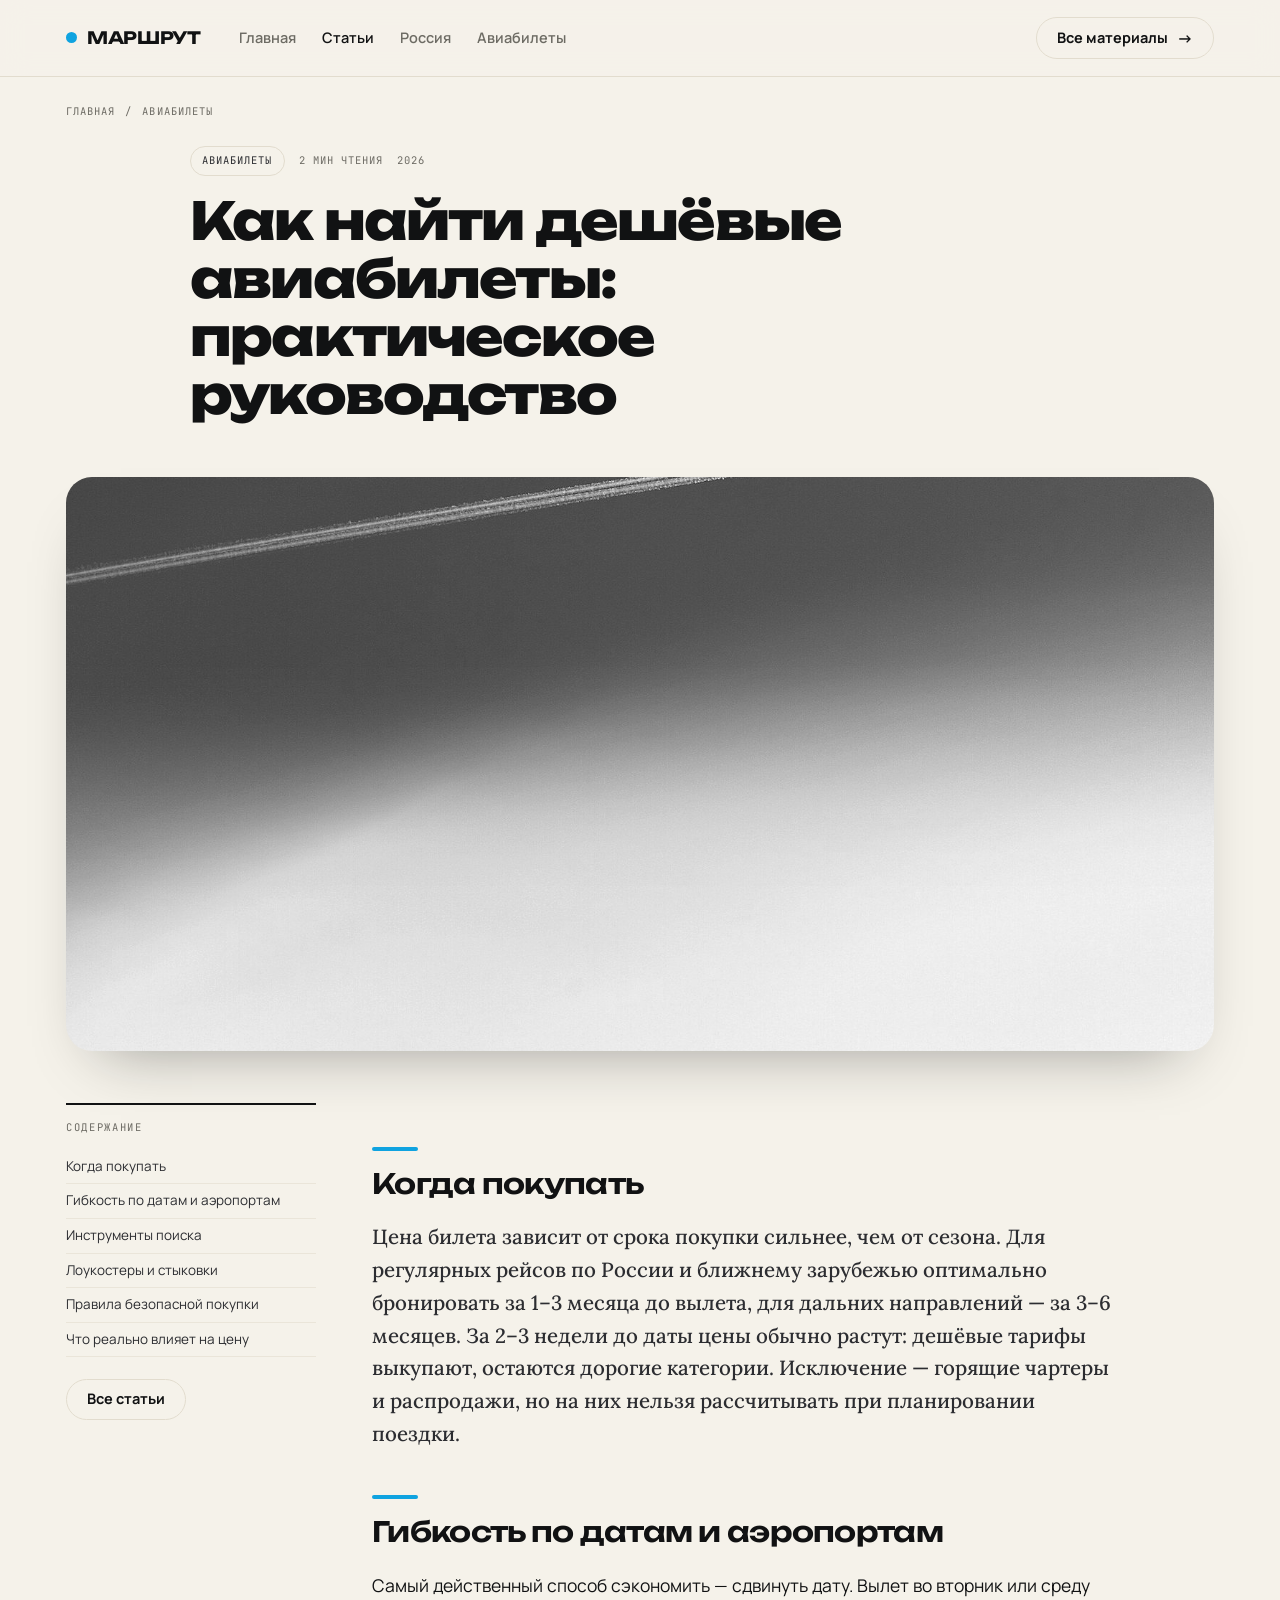
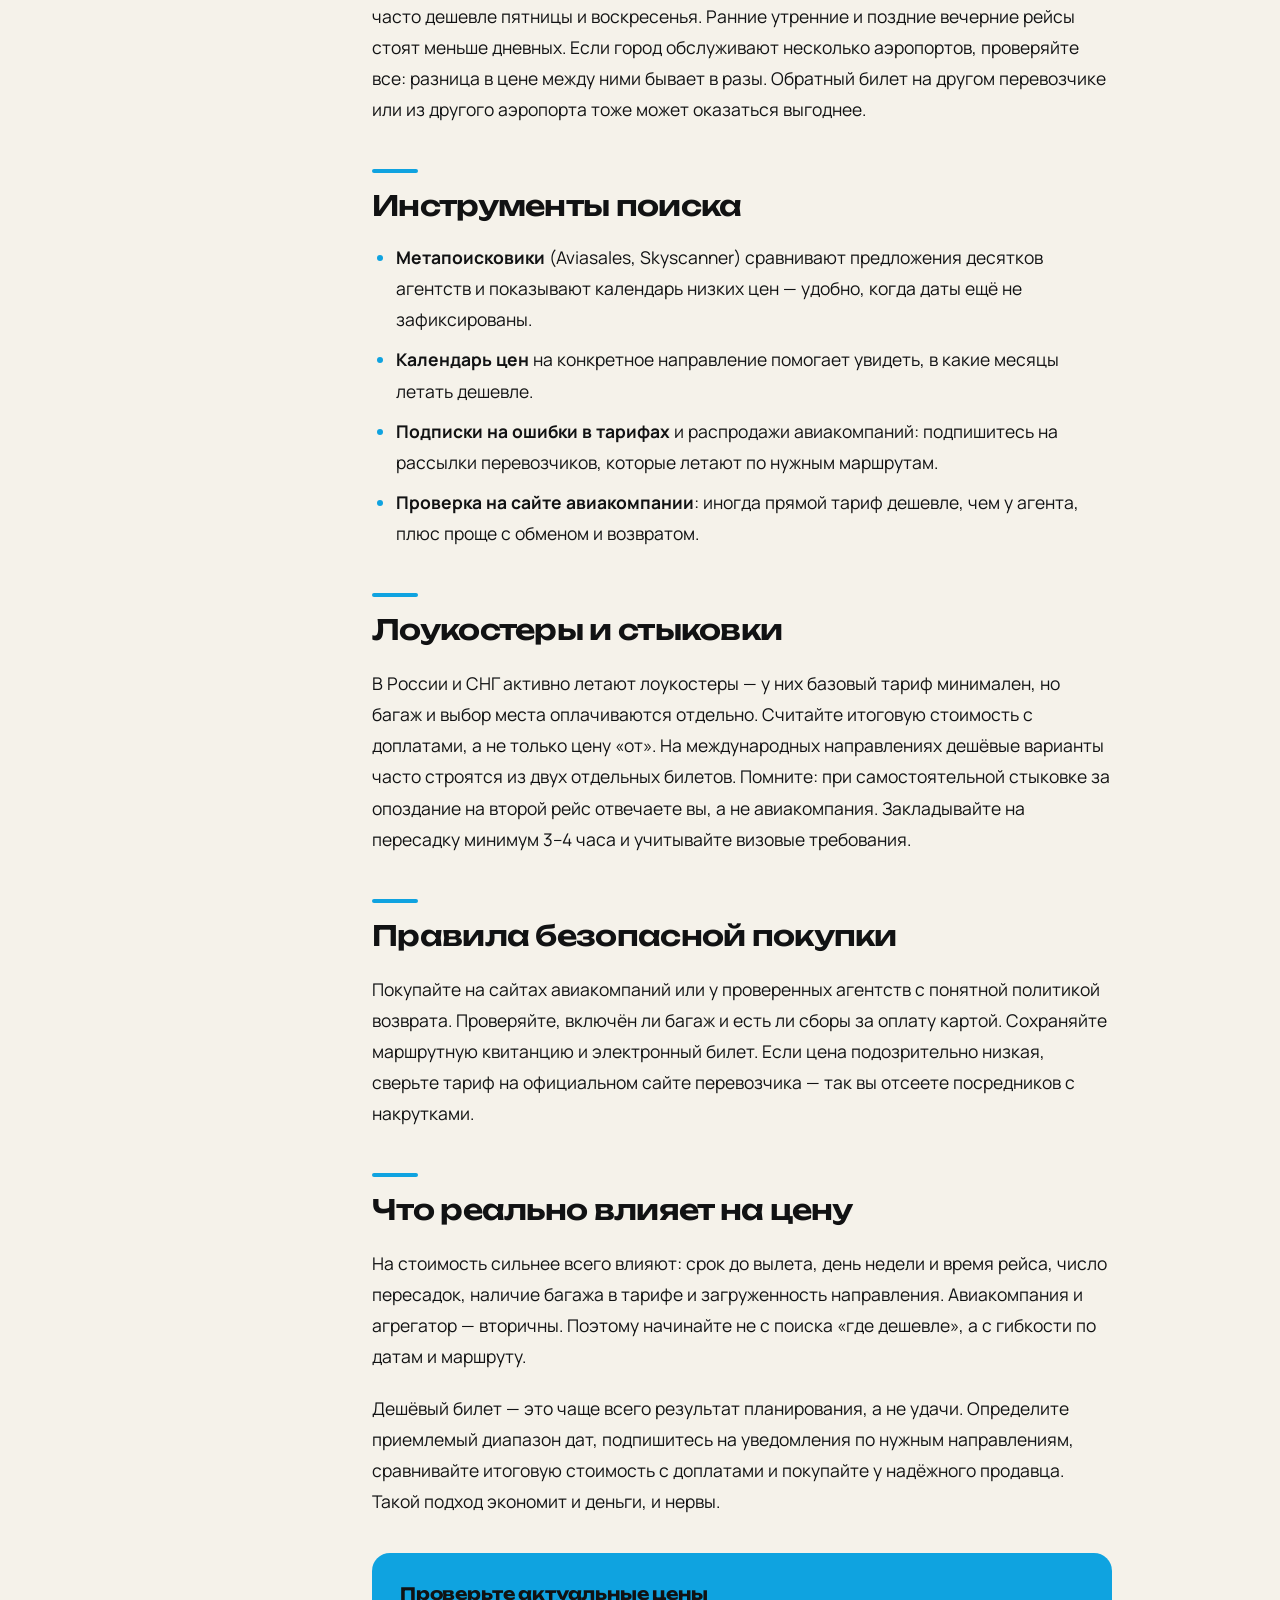
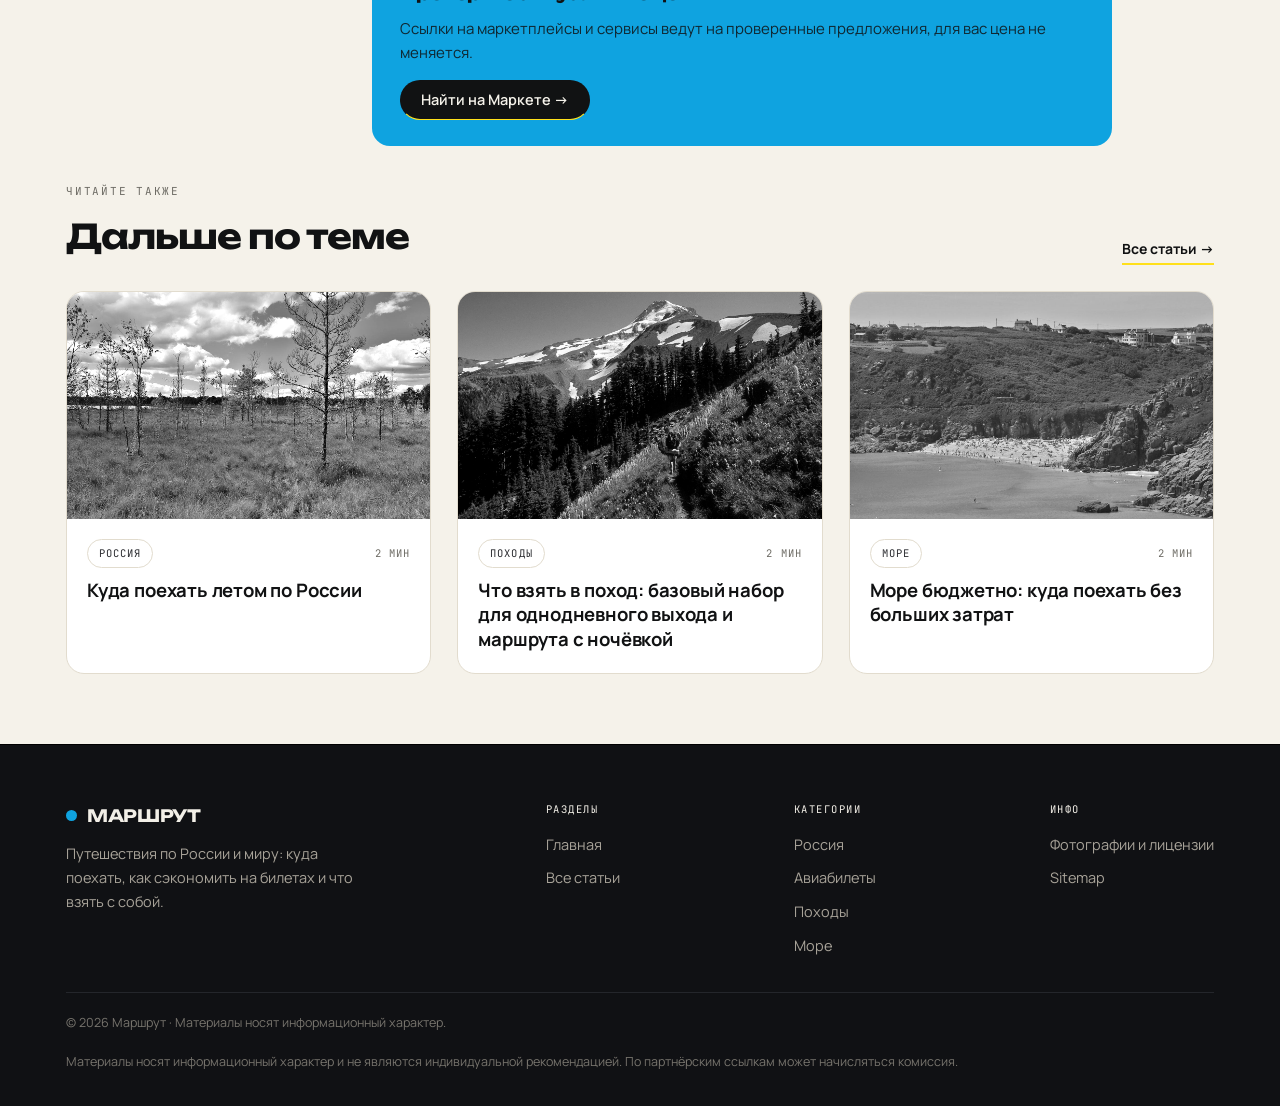
<file: kak-nayti-deshevye-aviabilety-prakticheskoe-rukovodstvo.html>
<!doctype html>
<html lang="ru">
<head>
<meta charset="utf-8">
<meta name="viewport" content="width=device-width, initial-scale=1">
<title>Как найти дешёвые авиабилеты: практическое руководство — Маршрут</title>
<meta name="description" content="Когда покупать Цена билета зависит от срока покупки сильнее, чем от сезона. Для регулярных рейсов по России и ближнему зарубежью оптимально бронировать за ">
<meta name="keywords" content="путешествия, билеты, поход, отпуск, маршруты, Россия">
<meta name="robots" content="index, follow">
<meta property="og:title" content="Как найти дешёвые авиабилеты: практическое руководство">
<meta property="og:description" content="Когда покупать Цена билета зависит от срока покупки сильнее, чем от сезона. Для регулярных рейсов по России и ближнему зарубежью оптимально бронировать за ">
<meta property="og:type" content="website">
<meta property="og:site_name" content="Маршрут">
<meta property="og:image" content="https://gogi29.github.io/travel/img/02-deshevye-bilety.jpg"><meta name="twitter:card" content="summary_large_image">
<meta name="theme-color" content="#F5F2EA">
<link rel="canonical" href="https://gogi29.github.io/travel/kak-nayti-deshevye-aviabilety-prakticheskoe-rukovodstvo.html">
<link rel="icon" href="data:image/svg+xml,<svg xmlns='http://www.w3.org/2000/svg' viewBox='0 0 100 100'><rect width='100' height='100' rx='26' fill='%23111213'/><circle cx='50' cy='50' r='21' fill='%23FFD23F'/></svg>">
<link rel="preconnect" href="https://fonts.googleapis.com">
<link rel="preconnect" href="https://fonts.gstatic.com" crossorigin>
<link href="https://fonts.googleapis.com/css2?family=Lora:ital,wght@0,500;1,500&family=Manrope:wght@400;500;600;700;800&family=Unbounded:wght@400;500;600;700;800&family=JetBrains+Mono:wght@400;500&display=swap" rel="stylesheet">
<link rel="stylesheet" href="style.css">
<style>:root{--acc:#0FA3E0;--acc-ink:#111213;}</style>
<!-- Yandex.Metrika counter -->
<script type="text/javascript">
(function(m,e,t,r,i,k,a){m[i]=m[i]||function(){(m[i].a=m[i].a||[]).push(arguments)};
m[i].l=1*new Date();
for (var j = 0; j < document.scripts.length; j++) {if (document.scripts[j].src === r) { return; }}
k=e.createElement(t),a=e.getElementsByTagName(t)[0],k.async=1,k.src=r,a.parentNode.insertBefore(k,a)})
(window, document, "script", "https://mc.yandex.ru/metrika/tag.js", "ym");
ym(114657130, "init", {clickmap:true, trackLinks:true, accurateTrackBounce:true});
</script>
<noscript><div><img src="https://mc.yandex.ru/watch/114657130" style="position:absolute; left:-9999px;" alt="" /></div></noscript>
<!-- /Yandex.Metrika counter -->
</head>

<body><header class="hdr"><div class="wrap hdr-in">
<a class="brand" href="index.html"><i></i>Маршрут</a>
<nav class="nav"><a href="index.html" class="">Главная</a><a href="all.html" class="on">Статьи</a><a href="all.html">Россия</a><a href="all.html">Авиабилеты</a></nav>
<a class="btn btn-ghost" href="all.html">Все материалы <span class="ar">→</span></a>
</div></header><script type="application/ld+json">{"@context": "https://schema.org", "@type": "Article", "headline": "Как найти дешёвые авиабилеты: практическое руководство", "description": "Когда покупать Цена билета зависит от срока покупки сильнее, чем от сезона. Для регулярных рейсов по России и ближнему зарубежью оптимально бронировать за 1–3 месяца до вылета, для", "author": {"@type": "Organization", "name": "Маршрут"}, "publisher": {"@type": "Organization", "name": "Маршрут"}, "mainEntityOfPage": "https://gogi29.github.io/travel/kak-nayti-deshevye-aviabilety-prakticheskoe-rukovodstvo.html"}</script>
<div class="wrap"><div class="crumbs"><a href="index.html">Главная</a><span>/</span><a href="all.html">Авиабилеты</a></div></div>
<article>
<header class="art-head wrap-narrow">
  <div class="meta-line"><span class="chip">Авиабилеты</span><span>2 мин чтения</span><span>2026</span></div>
  <h1>Как найти дешёвые авиабилеты: практическое руководство</h1>
</header>
<figure class="art-cover"><div class="pic"><img src="img/02-deshevye-bilety.jpg" alt="Как найти дешёвые авиабилеты: практическое руководство"></div></figure>
<div class="wrap art-grid">
  <aside class="art-aside"><div style="position:sticky;top:104px"><div class="toc"><div class="t">Содержание</div><a href="#kogda-pokupat">Когда покупать</a><a href="#gibkost-po-datam-i-aeroportam">Гибкость по датам и аэропортам</a><a href="#instrumenty-poiska">Инструменты поиска</a><a href="#loukostery-i-stykovki">Лоукостеры и стыковки</a><a href="#pravila-bezopasnoy-pokupki">Правила безопасной покупки</a><a href="#chto-realno-vliyaet-na-tsenu">Что реально влияет на цену</a></div>
    <div style="margin-top:22px"><a class="btn btn-ghost" href="all.html">Все статьи</a></div></div></aside>
  <div class="art-body"><h2 id="kogda-pokupat">Когда покупать</h2>
<p>Цена билета зависит от срока покупки сильнее, чем от сезона. Для регулярных рейсов по России и ближнему зарубежью оптимально бронировать за 1–3 месяца до вылета, для дальних направлений — за 3–6 месяцев. За 2–3 недели до даты цены обычно растут: дешёвые тарифы выкупают, остаются дорогие категории. Исключение — горящие чартеры и распродажи, но на них нельзя рассчитывать при планировании поездки.</p>
<h2 id="gibkost-po-datam-i-aeroportam">Гибкость по датам и аэропортам</h2>
<p>Самый действенный способ сэкономить — сдвинуть дату. Вылет во вторник или среду часто дешевле пятницы и воскресенья. Ранние утренние и поздние вечерние рейсы стоят меньше дневных. Если город обслуживают несколько аэропортов, проверяйте все: разница в цене между ними бывает в разы. Обратный билет на другом перевозчике или из другого аэропорта тоже может оказаться выгоднее.</p>
<h2 id="instrumenty-poiska">Инструменты поиска</h2>
<ul>
<li><strong>Метапоисковики</strong> (Aviasales, Skyscanner) сравнивают предложения десятков агентств и показывают календарь низких цен — удобно, когда даты ещё не зафиксированы.</li>
<li><strong>Календарь цен</strong> на конкретное направление помогает увидеть, в какие месяцы летать дешевле.</li>
<li><strong>Подписки на ошибки в тарифах</strong> и распродажи авиакомпаний: подпишитесь на рассылки перевозчиков, которые летают по нужным маршрутам.</li>
<li><strong>Проверка на сайте авиакомпании</strong>: иногда прямой тариф дешевле, чем у агента, плюс проще с обменом и возвратом.</li>
</ul>
<h2 id="loukostery-i-stykovki">Лоукостеры и стыковки</h2>
<p>В России и СНГ активно летают лоукостеры — у них базовый тариф минимален, но багаж и выбор места оплачиваются отдельно. Считайте итоговую стоимость с доплатами, а не только цену «от». На международных направлениях дешёвые варианты часто строятся из двух отдельных билетов. Помните: при самостоятельной стыковке за опоздание на второй рейс отвечаете вы, а не авиакомпания. Закладывайте на пересадку минимум 3–4 часа и учитывайте визовые требования.</p>
<h2 id="pravila-bezopasnoy-pokupki">Правила безопасной покупки</h2>
<p>Покупайте на сайтах авиакомпаний или у проверенных агентств с понятной политикой возврата. Проверяйте, включён ли багаж и есть ли сборы за оплату картой. Сохраняйте маршрутную квитанцию и электронный билет. Если цена подозрительно низкая, сверьте тариф на официальном сайте перевозчика — так вы отсеете посредников с накрутками.</p>
<h2 id="chto-realno-vliyaet-na-tsenu">Что реально влияет на цену</h2>
<p>На стоимость сильнее всего влияют: срок до вылета, день недели и время рейса, число пересадок, наличие багажа в тарифе и загруженность направления. Авиакомпания и агрегатор — вторичны. Поэтому начинайте не с поиска «где дешевле», а с гибкости по датам и маршруту.</p>
<p>Дешёвый билет — это чаще всего результат планирования, а не удачи. Определите приемлемый диапазон дат, подпишитесь на уведомления по нужным направлениям, сравнивайте итоговую стоимость с доплатами и покупайте у надёжного продавца. Такой подход экономит и деньги, и нервы.</p><div class="aff"><b>Проверьте актуальные цены</b><p>Ссылки на маркетплейсы и сервисы ведут на проверенные предложения, для вас цена не меняется.</p>
<a class="btn" href="https://market.yandex.ru/search?text=%D0%9A%D0%B0%D0%BA+%D0%BD%D0%B0%D0%B9%D1%82%D0%B8+%D0%B4%D0%B5%D1%88%D1%91%D0%B2%D1%8B%D0%B5+%D0%B0%D0%B2%D0%B8%D0%B0%D0%B1%D0%B8%D0%BB%D0%B5%D1%82%D1%8B%3A+%D0%BF%D1%80%D0%B0%D0%BA%D1%82%D0%B8%D1%87%D0%B5%D1%81%D0%BA%D0%BE%D0%B5+%D1%80%D1%83%D0%BA%D0%BE%D0%B2%D0%BE%D0%B4%D1%81%D1%82%D0%B2%D0%BE" target="_blank" rel="noopener sponsored">Найти на Маркете →</a></div></div>
</div>
</article>
<section class="sec also"><div class="wrap">
  <div class="sec-head"><div><div class="kicker">Читайте также</div><h2>Дальше по теме</h2></div><a class="more" href="all.html">Все статьи →</a></div>
  <div class="grid"><article class="card">
  <a href="kuda-poehat-letom-po-rossii.html"><div class="pic "><img src="img/01-letom-po-rossii.jpg" alt="Куда поехать летом по России" loading="lazy" decoding="async"></div></a>
  <div class="body"><div class="meta-line"><span class="chip">Россия</span><span>2 мин</span></div>
  <h3><a href="kuda-poehat-letom-po-rossii.html">Куда поехать летом по России</a></h3></div>
</article><article class="card">
  <a href="chto-vzyat-v-pohod-bazovyy-nabor-dlya-odnodnevnogo-vyhoda-i-marshruta-s-nochevko.html"><div class="pic "><img src="img/03-pohod.jpg" alt="Что взять в поход: базовый набор для однодневного выхода и маршрута с ночёвкой" loading="lazy" decoding="async"></div></a>
  <div class="body"><div class="meta-line"><span class="chip">Походы</span><span>2 мин</span></div>
  <h3><a href="chto-vzyat-v-pohod-bazovyy-nabor-dlya-odnodnevnogo-vyhoda-i-marshruta-s-nochevko.html">Что взять в поход: базовый набор для однодневного выхода и маршрута с ночёвкой</a></h3></div>
</article><article class="card">
  <a href="more-byudzhetno-kuda-poehat-bez-bolshih-zatrat.html"><div class="pic "><img src="img/04-more-byudzhetno.jpg" alt="Море бюджетно: куда поехать без больших затрат" loading="lazy" decoding="async"></div></a>
  <div class="body"><div class="meta-line"><span class="chip">Море</span><span>2 мин</span></div>
  <h3><a href="more-byudzhetno-kuda-poehat-bez-bolshih-zatrat.html">Море бюджетно: куда поехать без больших затрат</a></h3></div>
</article></div>
</div></section><footer class="ft"><div class="wrap">
<div class="ft-grid">
  <div style="max-width:340px">
    <a class="brand" href="index.html"><i></i>Маршрут</a>
    <p>Путешествия по России и миру: куда поехать, как сэкономить на билетах и что взять с собой.</p>
  </div>
  <div class="ft-col"><b>Разделы</b><a href="index.html">Главная</a><a href="all.html">Все статьи</a></div>
  <div class="ft-col"><b>Категории</b><a href="all.html">Россия</a><a href="all.html">Авиабилеты</a><a href="all.html">Походы</a><a href="all.html">Море</a></div>
  <div class="ft-col"><b>Инфо</b><a href="credits.html">Фотографии и лицензии</a><a href="sitemap.xml">Sitemap</a></div>
</div>
<div class="ft-bottom">
  <div>© 2026 Маршрут · Материалы носят информационный характер.</div>
  <div>Материалы носят информационный характер и не являются индивидуальной рекомендацией. По партнёрским ссылкам может начисляться комиссия.</div>
</div>
</div></footer>
</body></html>
</file>
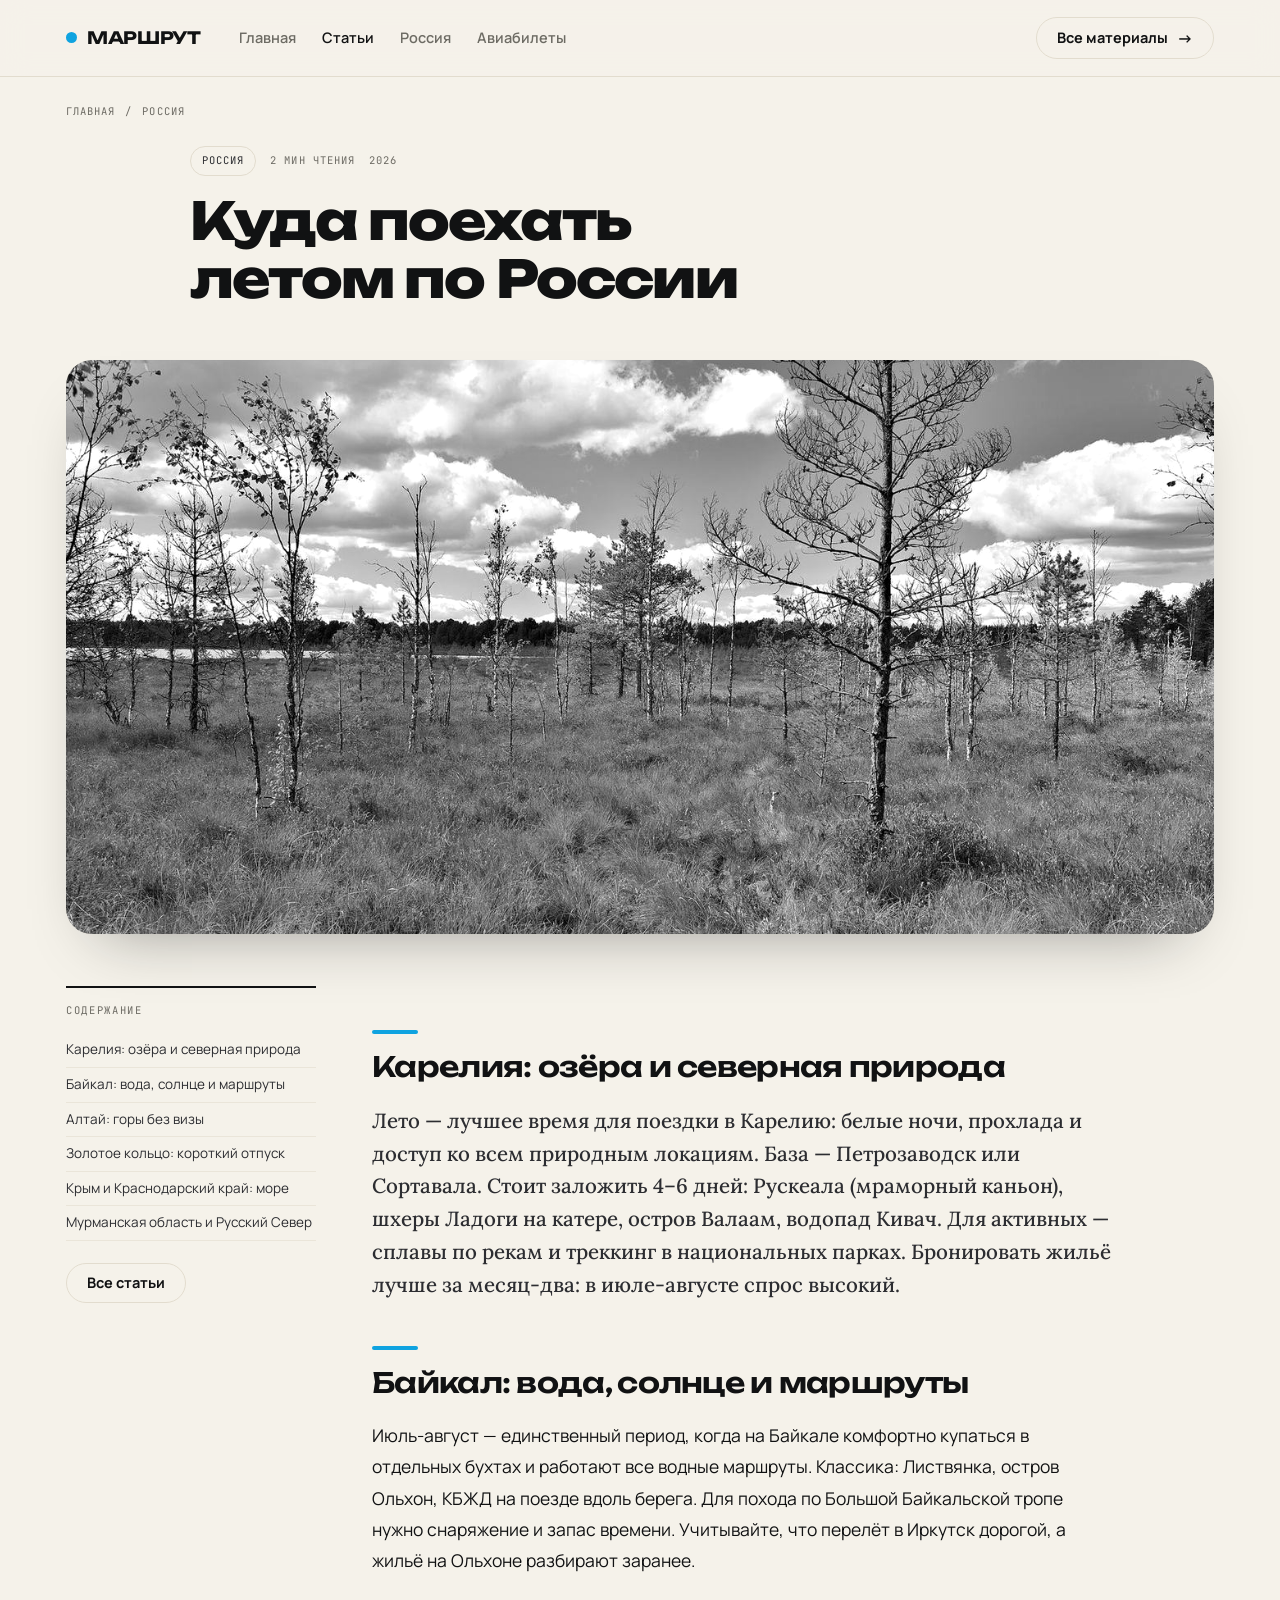
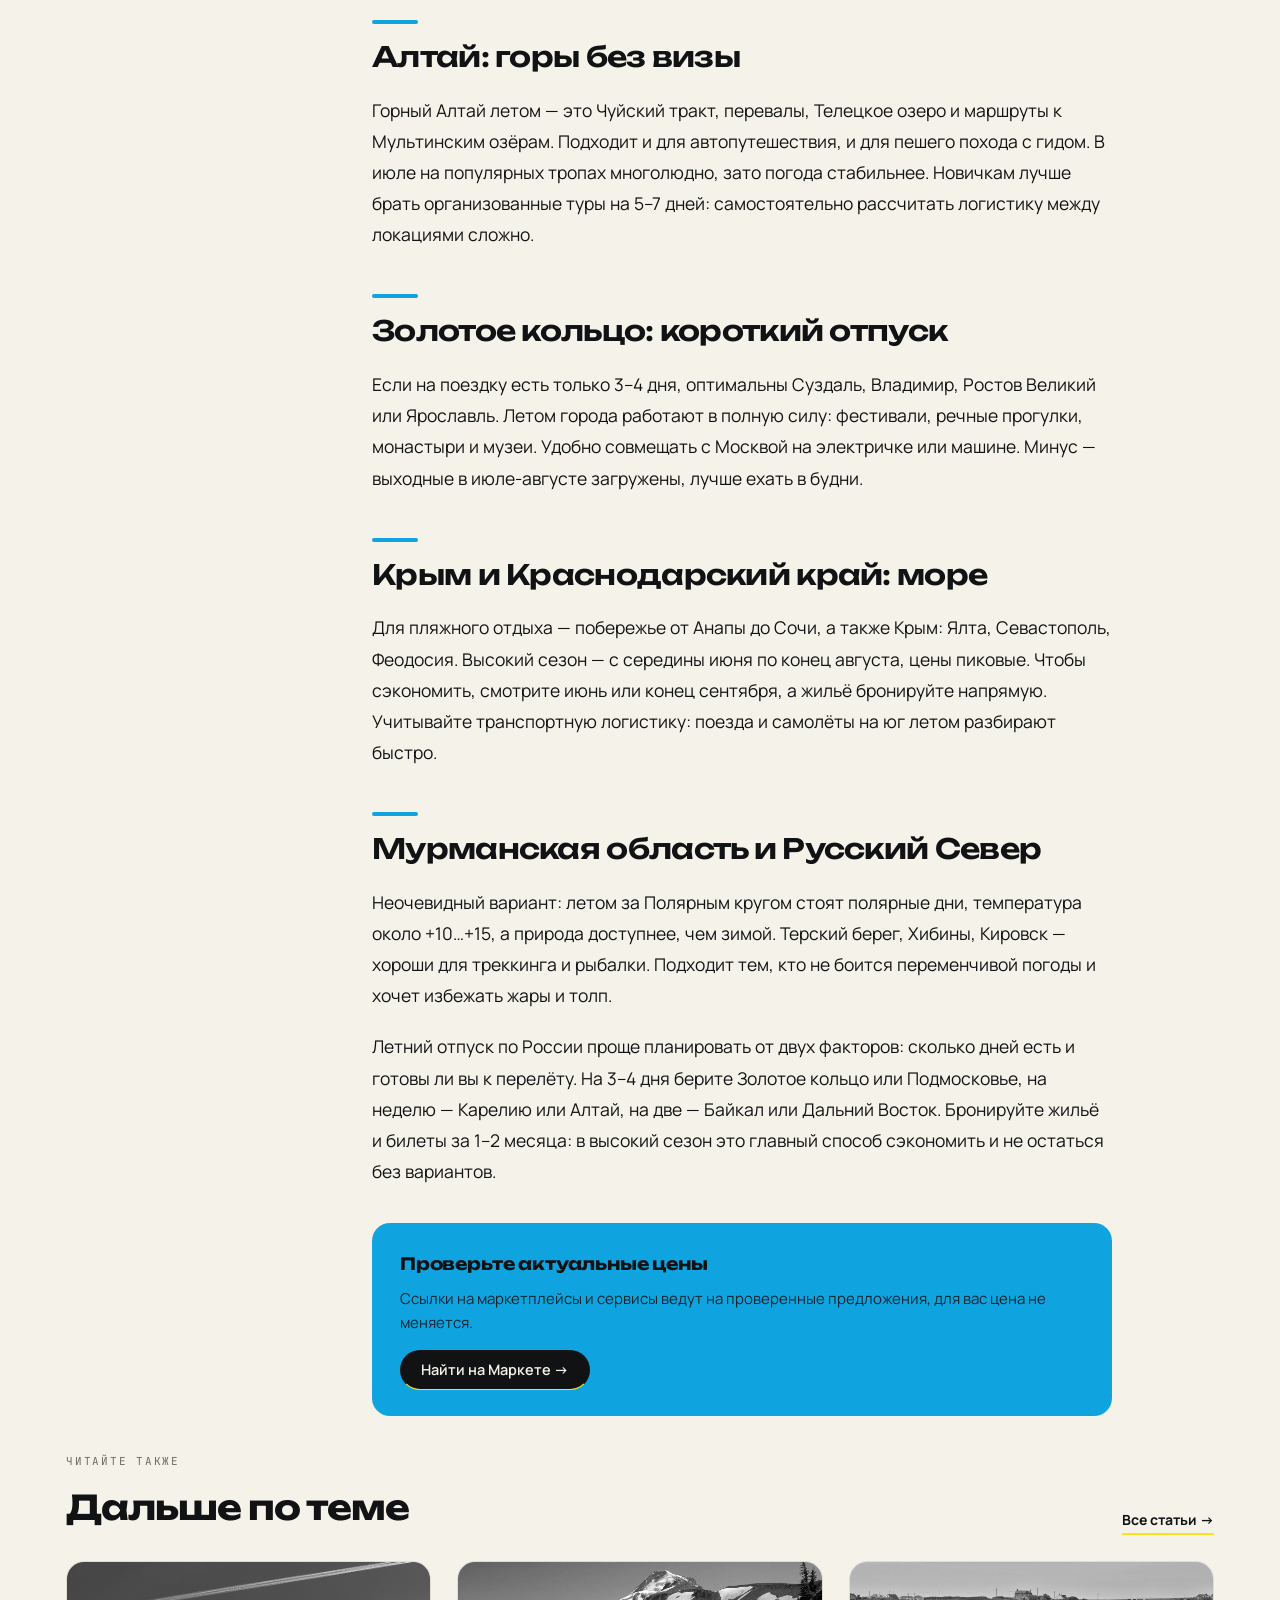
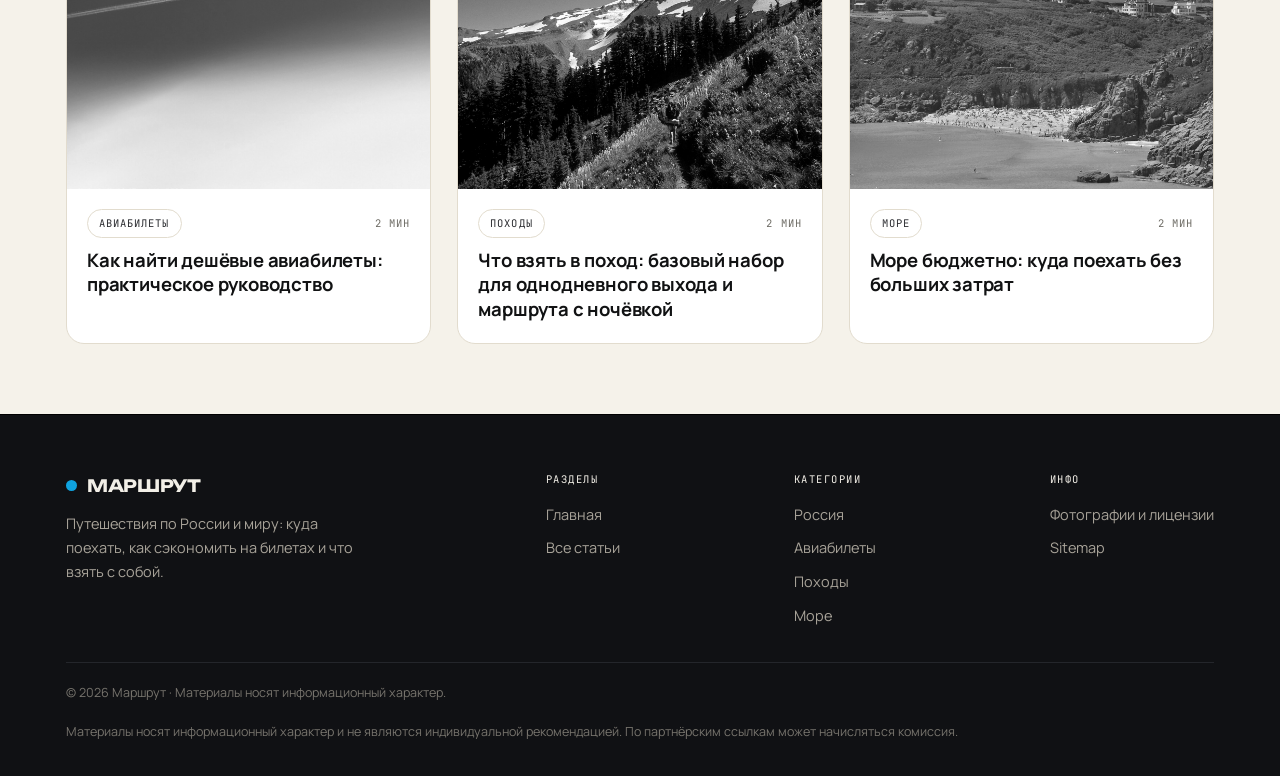
<file: kuda-poehat-letom-po-rossii.html>
<!doctype html>
<html lang="ru">
<head>
<meta charset="utf-8">
<meta name="viewport" content="width=device-width, initial-scale=1">
<title>Куда поехать летом по России — Маршрут</title>
<meta name="description" content="Карелия: озёра и северная природа Лето — лучшее время для поездки в Карелию: белые ночи, прохлада и доступ ко всем природным локациям. База — Петрозаводск ">
<meta name="keywords" content="путешествия, билеты, поход, отпуск, маршруты, Россия">
<meta name="robots" content="index, follow">
<meta property="og:title" content="Куда поехать летом по России">
<meta property="og:description" content="Карелия: озёра и северная природа Лето — лучшее время для поездки в Карелию: белые ночи, прохлада и доступ ко всем природным локациям. База — Петрозаводск ">
<meta property="og:type" content="website">
<meta property="og:site_name" content="Маршрут">
<meta property="og:image" content="https://gogi29.github.io/travel/img/01-letom-po-rossii.jpg"><meta name="twitter:card" content="summary_large_image">
<meta name="theme-color" content="#F5F2EA">
<link rel="canonical" href="https://gogi29.github.io/travel/kuda-poehat-letom-po-rossii.html">
<link rel="icon" href="data:image/svg+xml,<svg xmlns='http://www.w3.org/2000/svg' viewBox='0 0 100 100'><rect width='100' height='100' rx='26' fill='%23111213'/><circle cx='50' cy='50' r='21' fill='%23FFD23F'/></svg>">
<link rel="preconnect" href="https://fonts.googleapis.com">
<link rel="preconnect" href="https://fonts.gstatic.com" crossorigin>
<link href="https://fonts.googleapis.com/css2?family=Lora:ital,wght@0,500;1,500&family=Manrope:wght@400;500;600;700;800&family=Unbounded:wght@400;500;600;700;800&family=JetBrains+Mono:wght@400;500&display=swap" rel="stylesheet">
<link rel="stylesheet" href="style.css">
<style>:root{--acc:#0FA3E0;--acc-ink:#111213;}</style>
<!-- Yandex.Metrika counter -->
<script type="text/javascript">
(function(m,e,t,r,i,k,a){m[i]=m[i]||function(){(m[i].a=m[i].a||[]).push(arguments)};
m[i].l=1*new Date();
for (var j = 0; j < document.scripts.length; j++) {if (document.scripts[j].src === r) { return; }}
k=e.createElement(t),a=e.getElementsByTagName(t)[0],k.async=1,k.src=r,a.parentNode.insertBefore(k,a)})
(window, document, "script", "https://mc.yandex.ru/metrika/tag.js", "ym");
ym(114657130, "init", {clickmap:true, trackLinks:true, accurateTrackBounce:true});
</script>
<noscript><div><img src="https://mc.yandex.ru/watch/114657130" style="position:absolute; left:-9999px;" alt="" /></div></noscript>
<!-- /Yandex.Metrika counter -->
</head>

<body><header class="hdr"><div class="wrap hdr-in">
<a class="brand" href="index.html"><i></i>Маршрут</a>
<nav class="nav"><a href="index.html" class="">Главная</a><a href="all.html" class="on">Статьи</a><a href="all.html">Россия</a><a href="all.html">Авиабилеты</a></nav>
<a class="btn btn-ghost" href="all.html">Все материалы <span class="ar">→</span></a>
</div></header><script type="application/ld+json">{"@context": "https://schema.org", "@type": "Article", "headline": "Куда поехать летом по России", "description": "Карелия: озёра и северная природа Лето — лучшее время для поездки в Карелию: белые ночи, прохлада и доступ ко всем природным локациям. База — Петрозаводск или Сортавала. Стоит зало", "author": {"@type": "Organization", "name": "Маршрут"}, "publisher": {"@type": "Organization", "name": "Маршрут"}, "mainEntityOfPage": "https://gogi29.github.io/travel/kuda-poehat-letom-po-rossii.html"}</script>
<div class="wrap"><div class="crumbs"><a href="index.html">Главная</a><span>/</span><a href="all.html">Россия</a></div></div>
<article>
<header class="art-head wrap-narrow">
  <div class="meta-line"><span class="chip">Россия</span><span>2 мин чтения</span><span>2026</span></div>
  <h1>Куда поехать летом по России</h1>
</header>
<figure class="art-cover"><div class="pic"><img src="img/01-letom-po-rossii.jpg" alt="Куда поехать летом по России"></div></figure>
<div class="wrap art-grid">
  <aside class="art-aside"><div style="position:sticky;top:104px"><div class="toc"><div class="t">Содержание</div><a href="#kareliya-ozera-i-severnaya-priroda">Карелия: озёра и северная природа</a><a href="#baykal-voda-solntse-i-marshruty">Байкал: вода, солнце и маршруты</a><a href="#altay-gory-bez-vizy">Алтай: горы без визы</a><a href="#zolotoe-koltso-korotkiy-otpusk">Золотое кольцо: короткий отпуск</a><a href="#krym-i-krasnodarskiy-kray-more">Крым и Краснодарский край: море</a><a href="#murmanskaya-oblast-i-russkiy-sever">Мурманская область и Русский Север</a></div>
    <div style="margin-top:22px"><a class="btn btn-ghost" href="all.html">Все статьи</a></div></div></aside>
  <div class="art-body"><h2 id="kareliya-ozera-i-severnaya-priroda">Карелия: озёра и северная природа</h2>
<p>Лето — лучшее время для поездки в Карелию: белые ночи, прохлада и доступ ко всем природным локациям. База — Петрозаводск или Сортавала. Стоит заложить 4–6 дней: Рускеала (мраморный каньон), шхеры Ладоги на катере, остров Валаам, водопад Кивач. Для активных — сплавы по рекам и треккинг в национальных парках. Бронировать жильё лучше за месяц-два: в июле-августе спрос высокий.</p>
<h2 id="baykal-voda-solntse-i-marshruty">Байкал: вода, солнце и маршруты</h2>
<p>Июль-август — единственный период, когда на Байкале комфортно купаться в отдельных бухтах и работают все водные маршруты. Классика: Листвянка, остров Ольхон, КБЖД на поезде вдоль берега. Для похода по Большой Байкальской тропе нужно снаряжение и запас времени. Учитывайте, что перелёт в Иркутск дорогой, а жильё на Ольхоне разбирают заранее.</p>
<h2 id="altay-gory-bez-vizy">Алтай: горы без визы</h2>
<p>Горный Алтай летом — это Чуйский тракт, перевалы, Телецкое озеро и маршруты к Мультинским озёрам. Подходит и для автопутешествия, и для пешего похода с гидом. В июле на популярных тропах многолюдно, зато погода стабильнее. Новичкам лучше брать организованные туры на 5–7 дней: самостоятельно рассчитать логистику между локациями сложно.</p>
<h2 id="zolotoe-koltso-korotkiy-otpusk">Золотое кольцо: короткий отпуск</h2>
<p>Если на поездку есть только 3–4 дня, оптимальны Суздаль, Владимир, Ростов Великий или Ярославль. Летом города работают в полную силу: фестивали, речные прогулки, монастыри и музеи. Удобно совмещать с Москвой на электричке или машине. Минус — выходные в июле-августе загружены, лучше ехать в будни.</p>
<h2 id="krym-i-krasnodarskiy-kray-more">Крым и Краснодарский край: море</h2>
<p>Для пляжного отдыха — побережье от Анапы до Сочи, а также Крым: Ялта, Севастополь, Феодосия. Высокий сезон — с середины июня по конец августа, цены пиковые. Чтобы сэкономить, смотрите июнь или конец сентября, а жильё бронируйте напрямую. Учитывайте транспортную логистику: поезда и самолёты на юг летом разбирают быстро.</p>
<h2 id="murmanskaya-oblast-i-russkiy-sever">Мурманская область и Русский Север</h2>
<p>Неочевидный вариант: летом за Полярным кругом стоят полярные дни, температура около +10…+15, а природа доступнее, чем зимой. Терский берег, Хибины, Кировск — хороши для треккинга и рыбалки. Подходит тем, кто не боится переменчивой погоды и хочет избежать жары и толп.</p>
<p>Летний отпуск по России проще планировать от двух факторов: сколько дней есть и готовы ли вы к перелёту. На 3–4 дня берите Золотое кольцо или Подмосковье, на неделю — Карелию или Алтай, на две — Байкал или Дальний Восток. Бронируйте жильё и билеты за 1–2 месяца: в высокий сезон это главный способ сэкономить и не остаться без вариантов.</p><div class="aff"><b>Проверьте актуальные цены</b><p>Ссылки на маркетплейсы и сервисы ведут на проверенные предложения, для вас цена не меняется.</p>
<a class="btn" href="https://market.yandex.ru/search?text=%D0%9A%D1%83%D0%B4%D0%B0+%D0%BF%D0%BE%D0%B5%D1%85%D0%B0%D1%82%D1%8C+%D0%BB%D0%B5%D1%82%D0%BE%D0%BC+%D0%BF%D0%BE+%D0%A0%D0%BE%D1%81%D1%81%D0%B8%D0%B8" target="_blank" rel="noopener sponsored">Найти на Маркете →</a></div></div>
</div>
</article>
<section class="sec also"><div class="wrap">
  <div class="sec-head"><div><div class="kicker">Читайте также</div><h2>Дальше по теме</h2></div><a class="more" href="all.html">Все статьи →</a></div>
  <div class="grid"><article class="card">
  <a href="kak-nayti-deshevye-aviabilety-prakticheskoe-rukovodstvo.html"><div class="pic "><img src="img/02-deshevye-bilety.jpg" alt="Как найти дешёвые авиабилеты: практическое руководство" loading="lazy" decoding="async"></div></a>
  <div class="body"><div class="meta-line"><span class="chip">Авиабилеты</span><span>2 мин</span></div>
  <h3><a href="kak-nayti-deshevye-aviabilety-prakticheskoe-rukovodstvo.html">Как найти дешёвые авиабилеты: практическое руководство</a></h3></div>
</article><article class="card">
  <a href="chto-vzyat-v-pohod-bazovyy-nabor-dlya-odnodnevnogo-vyhoda-i-marshruta-s-nochevko.html"><div class="pic "><img src="img/03-pohod.jpg" alt="Что взять в поход: базовый набор для однодневного выхода и маршрута с ночёвкой" loading="lazy" decoding="async"></div></a>
  <div class="body"><div class="meta-line"><span class="chip">Походы</span><span>2 мин</span></div>
  <h3><a href="chto-vzyat-v-pohod-bazovyy-nabor-dlya-odnodnevnogo-vyhoda-i-marshruta-s-nochevko.html">Что взять в поход: базовый набор для однодневного выхода и маршрута с ночёвкой</a></h3></div>
</article><article class="card">
  <a href="more-byudzhetno-kuda-poehat-bez-bolshih-zatrat.html"><div class="pic "><img src="img/04-more-byudzhetno.jpg" alt="Море бюджетно: куда поехать без больших затрат" loading="lazy" decoding="async"></div></a>
  <div class="body"><div class="meta-line"><span class="chip">Море</span><span>2 мин</span></div>
  <h3><a href="more-byudzhetno-kuda-poehat-bez-bolshih-zatrat.html">Море бюджетно: куда поехать без больших затрат</a></h3></div>
</article></div>
</div></section><footer class="ft"><div class="wrap">
<div class="ft-grid">
  <div style="max-width:340px">
    <a class="brand" href="index.html"><i></i>Маршрут</a>
    <p>Путешествия по России и миру: куда поехать, как сэкономить на билетах и что взять с собой.</p>
  </div>
  <div class="ft-col"><b>Разделы</b><a href="index.html">Главная</a><a href="all.html">Все статьи</a></div>
  <div class="ft-col"><b>Категории</b><a href="all.html">Россия</a><a href="all.html">Авиабилеты</a><a href="all.html">Походы</a><a href="all.html">Море</a></div>
  <div class="ft-col"><b>Инфо</b><a href="credits.html">Фотографии и лицензии</a><a href="sitemap.xml">Sitemap</a></div>
</div>
<div class="ft-bottom">
  <div>© 2026 Маршрут · Материалы носят информационный характер.</div>
  <div>Материалы носят информационный характер и не являются индивидуальной рекомендацией. По партнёрским ссылкам может начисляться комиссия.</div>
</div>
</div></footer>
</body></html>
</file>
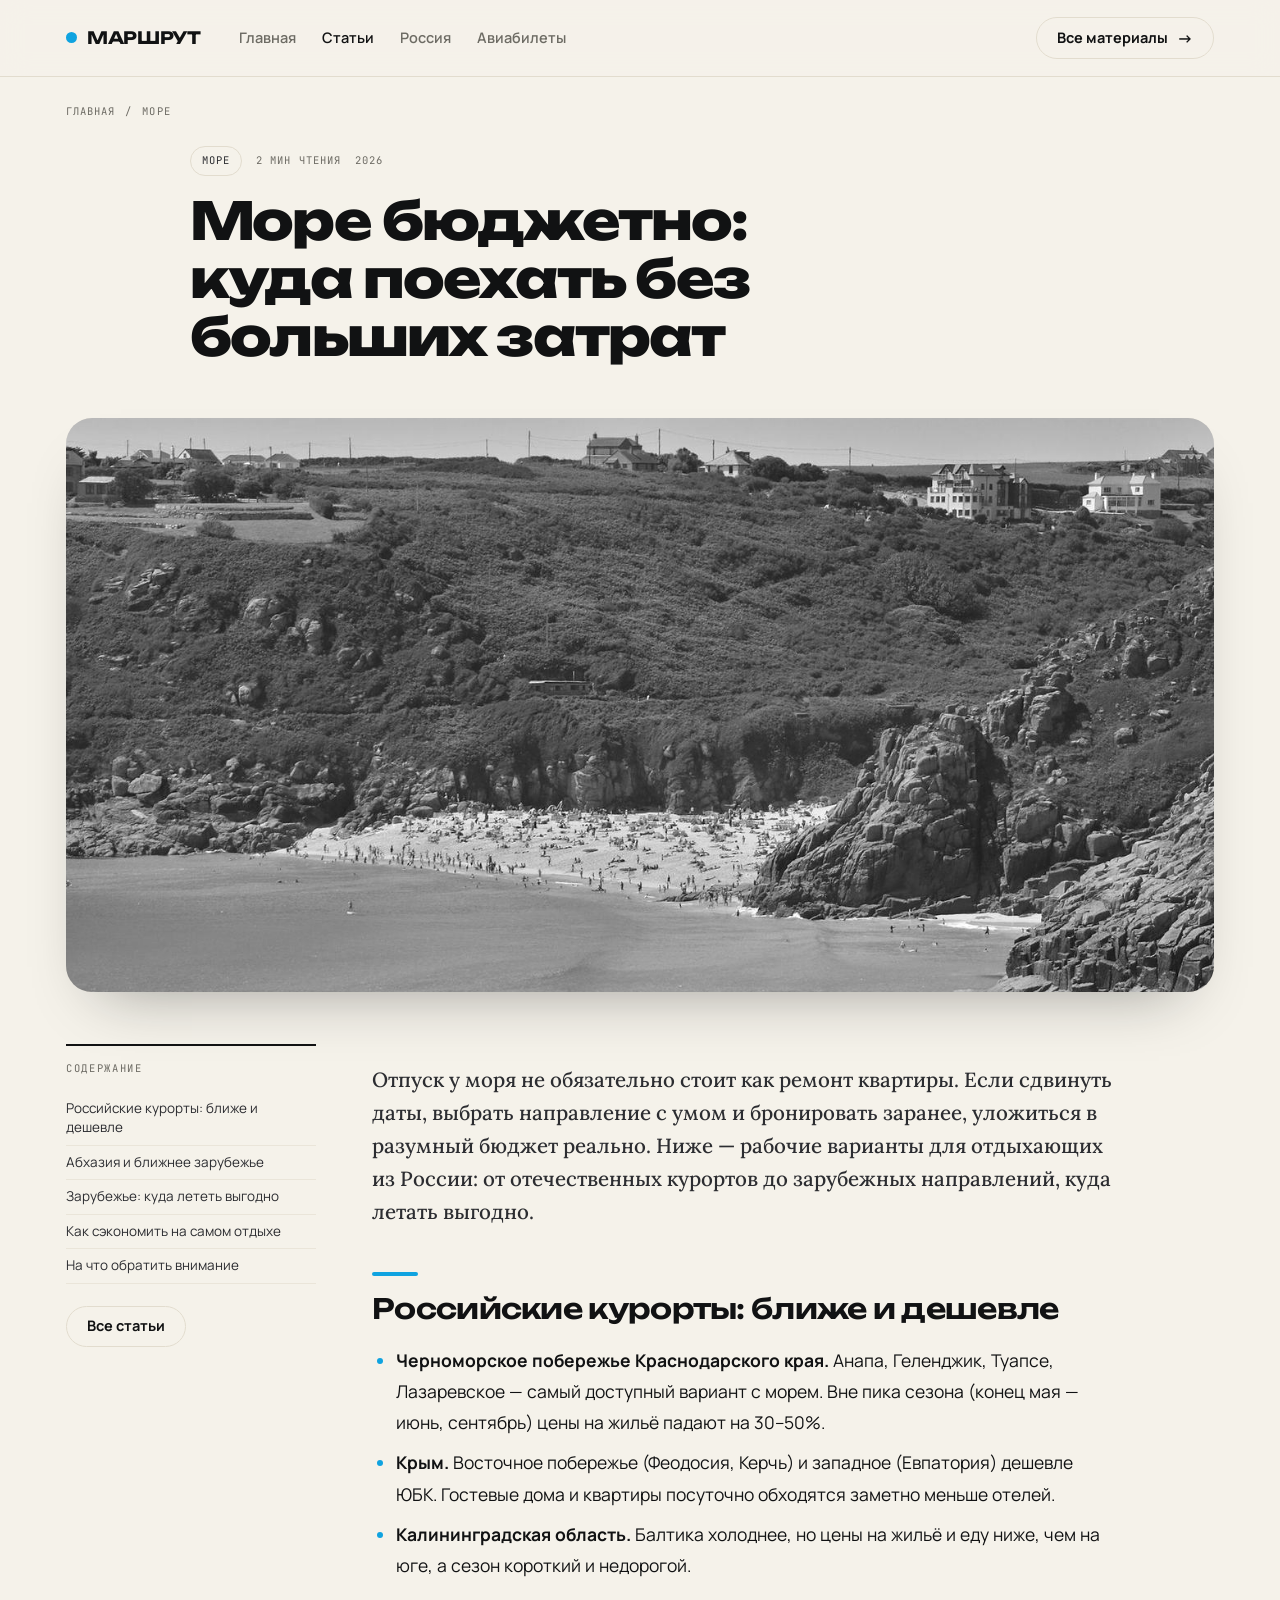
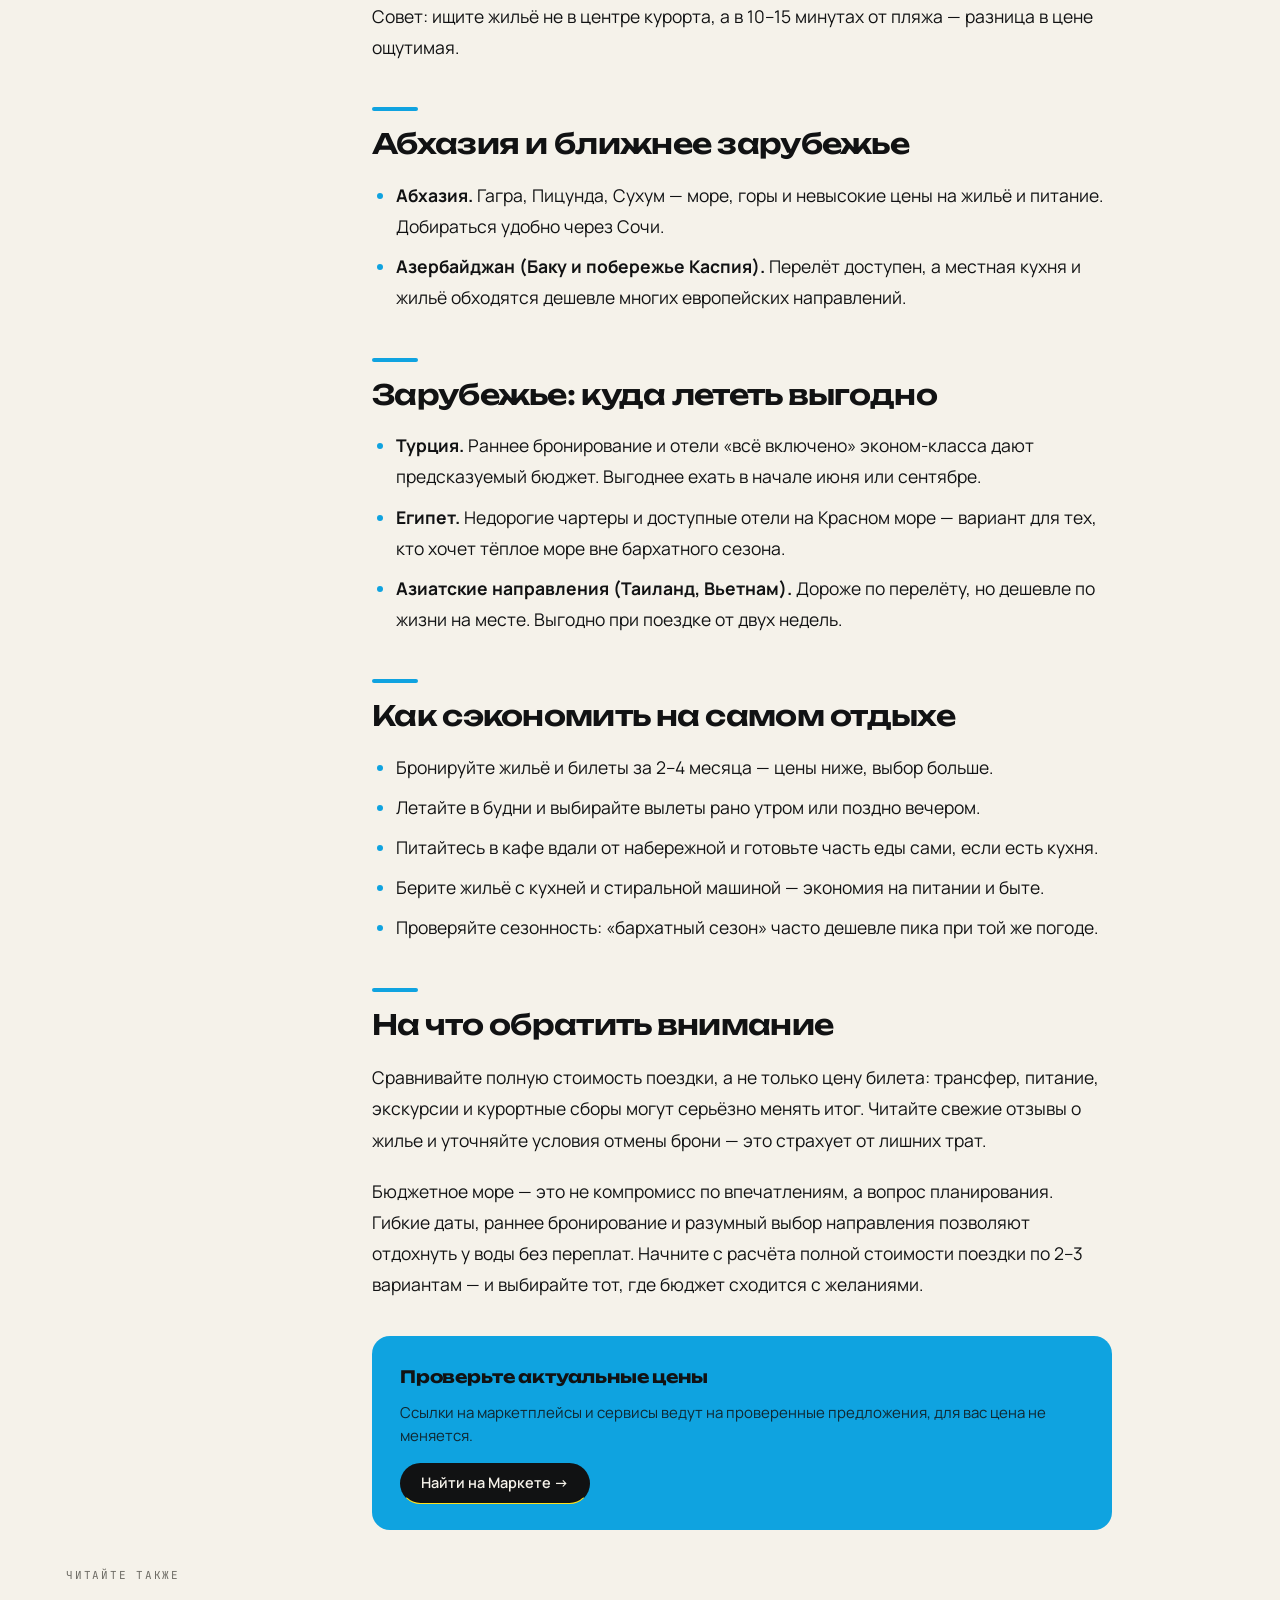
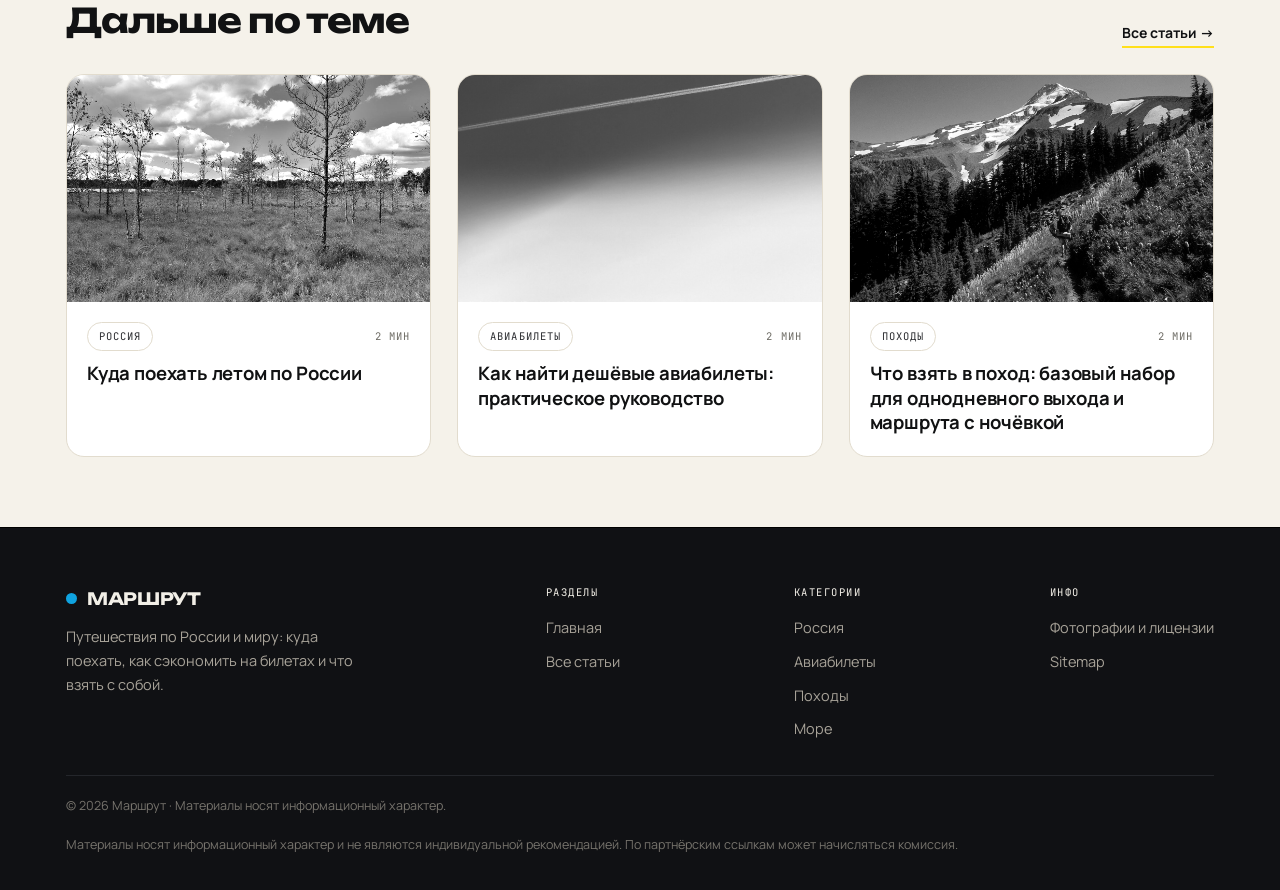
<file: more-byudzhetno-kuda-poehat-bez-bolshih-zatrat.html>
<!doctype html>
<html lang="ru">
<head>
<meta charset="utf-8">
<meta name="viewport" content="width=device-width, initial-scale=1">
<title>Море бюджетно: куда поехать без больших затрат — Маршрут</title>
<meta name="description" content="Отпуск у моря не обязательно стоит как ремонт квартиры. Если сдвинуть даты, выбрать направление с умом и бронировать заранее, уложиться в разумный бюджет р">
<meta name="keywords" content="путешествия, билеты, поход, отпуск, маршруты, Россия">
<meta name="robots" content="index, follow">
<meta property="og:title" content="Море бюджетно: куда поехать без больших затрат">
<meta property="og:description" content="Отпуск у моря не обязательно стоит как ремонт квартиры. Если сдвинуть даты, выбрать направление с умом и бронировать заранее, уложиться в разумный бюджет р">
<meta property="og:type" content="website">
<meta property="og:site_name" content="Маршрут">
<meta property="og:image" content="https://gogi29.github.io/travel/img/04-more-byudzhetno.jpg"><meta name="twitter:card" content="summary_large_image">
<meta name="theme-color" content="#F5F2EA">
<link rel="canonical" href="https://gogi29.github.io/travel/more-byudzhetno-kuda-poehat-bez-bolshih-zatrat.html">
<link rel="icon" href="data:image/svg+xml,<svg xmlns='http://www.w3.org/2000/svg' viewBox='0 0 100 100'><rect width='100' height='100' rx='26' fill='%23111213'/><circle cx='50' cy='50' r='21' fill='%23FFD23F'/></svg>">
<link rel="preconnect" href="https://fonts.googleapis.com">
<link rel="preconnect" href="https://fonts.gstatic.com" crossorigin>
<link href="https://fonts.googleapis.com/css2?family=Lora:ital,wght@0,500;1,500&family=Manrope:wght@400;500;600;700;800&family=Unbounded:wght@400;500;600;700;800&family=JetBrains+Mono:wght@400;500&display=swap" rel="stylesheet">
<link rel="stylesheet" href="style.css">
<style>:root{--acc:#0FA3E0;--acc-ink:#111213;}</style>
<!-- Yandex.Metrika counter -->
<script type="text/javascript">
(function(m,e,t,r,i,k,a){m[i]=m[i]||function(){(m[i].a=m[i].a||[]).push(arguments)};
m[i].l=1*new Date();
for (var j = 0; j < document.scripts.length; j++) {if (document.scripts[j].src === r) { return; }}
k=e.createElement(t),a=e.getElementsByTagName(t)[0],k.async=1,k.src=r,a.parentNode.insertBefore(k,a)})
(window, document, "script", "https://mc.yandex.ru/metrika/tag.js", "ym");
ym(114657130, "init", {clickmap:true, trackLinks:true, accurateTrackBounce:true});
</script>
<noscript><div><img src="https://mc.yandex.ru/watch/114657130" style="position:absolute; left:-9999px;" alt="" /></div></noscript>
<!-- /Yandex.Metrika counter -->
</head>

<body><header class="hdr"><div class="wrap hdr-in">
<a class="brand" href="index.html"><i></i>Маршрут</a>
<nav class="nav"><a href="index.html" class="">Главная</a><a href="all.html" class="on">Статьи</a><a href="all.html">Россия</a><a href="all.html">Авиабилеты</a></nav>
<a class="btn btn-ghost" href="all.html">Все материалы <span class="ar">→</span></a>
</div></header><script type="application/ld+json">{"@context": "https://schema.org", "@type": "Article", "headline": "Море бюджетно: куда поехать без больших затрат", "description": "Отпуск у моря не обязательно стоит как ремонт квартиры. Если сдвинуть даты, выбрать направление с умом и бронировать заранее, уложиться в разумный бюджет реально. Ниже — рабочие ва", "author": {"@type": "Organization", "name": "Маршрут"}, "publisher": {"@type": "Organization", "name": "Маршрут"}, "mainEntityOfPage": "https://gogi29.github.io/travel/more-byudzhetno-kuda-poehat-bez-bolshih-zatrat.html"}</script>
<div class="wrap"><div class="crumbs"><a href="index.html">Главная</a><span>/</span><a href="all.html">Море</a></div></div>
<article>
<header class="art-head wrap-narrow">
  <div class="meta-line"><span class="chip">Море</span><span>2 мин чтения</span><span>2026</span></div>
  <h1>Море бюджетно: куда поехать без больших затрат</h1>
</header>
<figure class="art-cover"><div class="pic"><img src="img/04-more-byudzhetno.jpg" alt="Море бюджетно: куда поехать без больших затрат"></div></figure>
<div class="wrap art-grid">
  <aside class="art-aside"><div style="position:sticky;top:104px"><div class="toc"><div class="t">Содержание</div><a href="#rossiyskie-kurorty-blizhe-i-deshevle">Российские курорты: ближе и дешевле</a><a href="#abhaziya-i-blizhnee-zarubezhe">Абхазия и ближнее зарубежье</a><a href="#zarubezhe-kuda-letet-vygodno">Зарубежье: куда лететь выгодно</a><a href="#kak-sekonomit-na-samom-otdyhe">Как сэкономить на самом отдыхе</a><a href="#na-chto-obratit-vnimanie">На что обратить внимание</a></div>
    <div style="margin-top:22px"><a class="btn btn-ghost" href="all.html">Все статьи</a></div></div></aside>
  <div class="art-body"><p>Отпуск у моря не обязательно стоит как ремонт квартиры. Если сдвинуть даты, выбрать направление с умом и бронировать заранее, уложиться в разумный бюджет реально. Ниже — рабочие варианты для отдыхающих из России: от отечественных курортов до зарубежных направлений, куда летать выгодно.</p>
<h2 id="rossiyskie-kurorty-blizhe-i-deshevle">Российские курорты: ближе и дешевле</h2>
<ul>
<li><strong>Черноморское побережье Краснодарского края.</strong> Анапа, Геленджик, Туапсе, Лазаревское — самый доступный вариант с морем. Вне пика сезона (конец мая — июнь, сентябрь) цены на жильё падают на 30–50%.</li>
<li><strong>Крым.</strong> Восточное побережье (Феодосия, Керчь) и западное (Евпатория) дешевле ЮБК. Гостевые дома и квартиры посуточно обходятся заметно меньше отелей.</li>
<li><strong>Калининградская область.</strong> Балтика холоднее, но цены на жильё и еду ниже, чем на юге, а сезон короткий и недорогой.</li>
</ul>
<p>Совет: ищите жильё не в центре курорта, а в 10–15 минутах от пляжа — разница в цене ощутимая.</p>
<h2 id="abhaziya-i-blizhnee-zarubezhe">Абхазия и ближнее зарубежье</h2>
<ul>
<li><strong>Абхазия.</strong> Гагра, Пицунда, Сухум — море, горы и невысокие цены на жильё и питание. Добираться удобно через Сочи.</li>
<li><strong>Азербайджан (Баку и побережье Каспия).</strong> Перелёт доступен, а местная кухня и жильё обходятся дешевле многих европейских направлений.</li>
</ul>
<h2 id="zarubezhe-kuda-letet-vygodno">Зарубежье: куда лететь выгодно</h2>
<ul>
<li><strong>Турция.</strong> Раннее бронирование и отели «всё включено» эконом-класса дают предсказуемый бюджет. Выгоднее ехать в начале июня или сентябре.</li>
<li><strong>Египет.</strong> Недорогие чартеры и доступные отели на Красном море — вариант для тех, кто хочет тёплое море вне бархатного сезона.</li>
<li><strong>Азиатские направления (Таиланд, Вьетнам).</strong> Дороже по перелёту, но дешевле по жизни на месте. Выгодно при поездке от двух недель.</li>
</ul>
<h2 id="kak-sekonomit-na-samom-otdyhe">Как сэкономить на самом отдыхе</h2>
<ul>
<li>Бронируйте жильё и билеты за 2–4 месяца — цены ниже, выбор больше.</li>
<li>Летайте в будни и выбирайте вылеты рано утром или поздно вечером.</li>
<li>Питайтесь в кафе вдали от набережной и готовьте часть еды сами, если есть кухня.</li>
<li>Берите жильё с кухней и стиральной машиной — экономия на питании и быте.</li>
<li>Проверяйте сезонность: «бархатный сезон» часто дешевле пика при той же погоде.</li>
</ul>
<h2 id="na-chto-obratit-vnimanie">На что обратить внимание</h2>
<p>Сравнивайте полную стоимость поездки, а не только цену билета: трансфер, питание, экскурсии и курортные сборы могут серьёзно менять итог. Читайте свежие отзывы о жилье и уточняйте условия отмены брони — это страхует от лишних трат.</p>
<p>Бюджетное море — это не компромисс по впечатлениям, а вопрос планирования. Гибкие даты, раннее бронирование и разумный выбор направления позволяют отдохнуть у воды без переплат. Начните с расчёта полной стоимости поездки по 2–3 вариантам — и выбирайте тот, где бюджет сходится с желаниями.</p><div class="aff"><b>Проверьте актуальные цены</b><p>Ссылки на маркетплейсы и сервисы ведут на проверенные предложения, для вас цена не меняется.</p>
<a class="btn" href="https://market.yandex.ru/search?text=%D0%9C%D0%BE%D1%80%D0%B5+%D0%B1%D1%8E%D0%B4%D0%B6%D0%B5%D1%82%D0%BD%D0%BE%3A+%D0%BA%D1%83%D0%B4%D0%B0+%D0%BF%D0%BE%D0%B5%D1%85%D0%B0%D1%82%D1%8C+%D0%B1%D0%B5%D0%B7+%D0%B1%D0%BE%D0%BB%D1%8C%D1%88%D0%B8%D1%85+%D0%B7%D0%B0%D1%82%D1%80%D0%B0%D1%82" target="_blank" rel="noopener sponsored">Найти на Маркете →</a></div></div>
</div>
</article>
<section class="sec also"><div class="wrap">
  <div class="sec-head"><div><div class="kicker">Читайте также</div><h2>Дальше по теме</h2></div><a class="more" href="all.html">Все статьи →</a></div>
  <div class="grid"><article class="card">
  <a href="kuda-poehat-letom-po-rossii.html"><div class="pic "><img src="img/01-letom-po-rossii.jpg" alt="Куда поехать летом по России" loading="lazy" decoding="async"></div></a>
  <div class="body"><div class="meta-line"><span class="chip">Россия</span><span>2 мин</span></div>
  <h3><a href="kuda-poehat-letom-po-rossii.html">Куда поехать летом по России</a></h3></div>
</article><article class="card">
  <a href="kak-nayti-deshevye-aviabilety-prakticheskoe-rukovodstvo.html"><div class="pic "><img src="img/02-deshevye-bilety.jpg" alt="Как найти дешёвые авиабилеты: практическое руководство" loading="lazy" decoding="async"></div></a>
  <div class="body"><div class="meta-line"><span class="chip">Авиабилеты</span><span>2 мин</span></div>
  <h3><a href="kak-nayti-deshevye-aviabilety-prakticheskoe-rukovodstvo.html">Как найти дешёвые авиабилеты: практическое руководство</a></h3></div>
</article><article class="card">
  <a href="chto-vzyat-v-pohod-bazovyy-nabor-dlya-odnodnevnogo-vyhoda-i-marshruta-s-nochevko.html"><div class="pic "><img src="img/03-pohod.jpg" alt="Что взять в поход: базовый набор для однодневного выхода и маршрута с ночёвкой" loading="lazy" decoding="async"></div></a>
  <div class="body"><div class="meta-line"><span class="chip">Походы</span><span>2 мин</span></div>
  <h3><a href="chto-vzyat-v-pohod-bazovyy-nabor-dlya-odnodnevnogo-vyhoda-i-marshruta-s-nochevko.html">Что взять в поход: базовый набор для однодневного выхода и маршрута с ночёвкой</a></h3></div>
</article></div>
</div></section><footer class="ft"><div class="wrap">
<div class="ft-grid">
  <div style="max-width:340px">
    <a class="brand" href="index.html"><i></i>Маршрут</a>
    <p>Путешествия по России и миру: куда поехать, как сэкономить на билетах и что взять с собой.</p>
  </div>
  <div class="ft-col"><b>Разделы</b><a href="index.html">Главная</a><a href="all.html">Все статьи</a></div>
  <div class="ft-col"><b>Категории</b><a href="all.html">Россия</a><a href="all.html">Авиабилеты</a><a href="all.html">Походы</a><a href="all.html">Море</a></div>
  <div class="ft-col"><b>Инфо</b><a href="credits.html">Фотографии и лицензии</a><a href="sitemap.xml">Sitemap</a></div>
</div>
<div class="ft-bottom">
  <div>© 2026 Маршрут · Материалы носят информационный характер.</div>
  <div>Материалы носят информационный характер и не являются индивидуальной рекомендацией. По партнёрским ссылкам может начисляться комиссия.</div>
</div>
</div></footer>
</body></html>
</file>
<file: style.css>
:root{
  --paper:#F5F2EA; --card:#FFFFFF; --ink:#111213; --ink2:#2C2D31; --mut:#6D6B64;
  --line:#E2DCCE; --line2:#EAE5D9; --acc:#FFD23F; --acc-ink:#111213; --hl:#FFE01B;
  --dark:#101114; --dark-fg:#F2EFE7; --dark-mut:#A8A399;
  --r-lg:26px; --r-md:18px; --r-sm:12px;
  --shadow:0 30px 60px -34px rgba(17,18,19,.42);
  --font-d:'Unbounded','Manrope',system-ui,sans-serif;
  --font-b:'Manrope',system-ui,-apple-system,'Segoe UI',Arial,sans-serif;
  --font-s:'Lora',Georgia,'Times New Roman',serif;
  --font-m:'JetBrains Mono',ui-monospace,'Cascadia Mono',Consolas,monospace;
}
*{box-sizing:border-box}
html{scroll-behavior:smooth;-webkit-text-size-adjust:100%}
body{margin:0;background:var(--paper);color:var(--ink);font:17px/1.65 var(--font-b);-webkit-font-smoothing:antialiased}
img{max-width:100%;display:block}
a{color:inherit;text-decoration:none}
::selection{background:var(--hl);color:var(--acc-ink)}
.wrap{max-width:1200px;margin:0 auto;padding:0 26px}
.wrap-narrow{max-width:900px;margin:0 auto;padding:0 26px}

/* ---------- header ---------- */
.hdr{position:sticky;top:0;z-index:60;background:rgba(245,242,234,.86);backdrop-filter:saturate(140%) blur(14px);border-bottom:1px solid var(--line)}
.hdr-in{display:flex;align-items:center;gap:30px;height:76px}
.brand{display:inline-flex;align-items:center;gap:10px;font-family:var(--font-d);font-weight:700;font-size:17px;letter-spacing:-.02em;text-transform:uppercase}
.brand i{width:11px;height:11px;border-radius:50%;background:var(--acc);display:inline-block}
.nav{display:flex;gap:26px;margin-left:8px;font-size:14.5px;font-weight:600;color:var(--mut)}
.nav a{transition:color .18s}
.nav a:hover,.nav a.on{color:var(--ink)}
.hdr .btn{margin-left:auto}
.btn{display:inline-flex;align-items:center;gap:9px;padding:12px 20px;border-radius:999px;font-size:14.5px;font-weight:700;line-height:1;border:1px solid transparent;transition:transform .18s,background .18s,color .18s,border-color .18s;white-space:nowrap}
.btn:hover{transform:translateY(-1px)}
.btn-solid{background:var(--ink);color:var(--paper)}
.btn-accent{background:var(--acc);color:var(--acc-ink)}
.btn-ghost{border-color:var(--line);color:var(--ink);background:transparent}
.btn-ghost:hover{background:var(--card);border-color:var(--ink)}
.btn .ar{font-size:16px}

/* ---------- hero ---------- */
.hero{position:relative;overflow:hidden;border-bottom:1px solid var(--line)}
.hero:before{content:"";position:absolute;inset:0;pointer-events:none;
  background-image:radial-gradient(circle,var(--line) 1px,transparent 1.4px);background-size:26px 26px;
  -webkit-mask-image:linear-gradient(180deg,rgba(0,0,0,.55),transparent 78%);
  mask-image:linear-gradient(180deg,rgba(0,0,0,.55),transparent 78%)}
.hero-grid{position:relative;display:grid;grid-template-columns:1.06fr .94fr;gap:56px;align-items:center;padding:74px 26px 64px}
.eyebrow{display:inline-flex;align-items:center;gap:9px;font-family:var(--font-m);font-size:11.5px;letter-spacing:.16em;text-transform:uppercase;color:var(--mut)}
.eyebrow b{width:7px;height:7px;border-radius:50%;background:var(--acc);display:inline-block}
.hero h1{font-family:var(--font-d);font-weight:800;font-size:clamp(34px,5.2vw,62px);line-height:1.12;letter-spacing:-.035em;margin:18px 0 22px;max-width:16ch;text-wrap:balance}
.hl{background:linear-gradient(transparent 58%,var(--hl) 58%,var(--hl) 94%,transparent 94%);padding:0 .06em}
.hero-p{font-size:18px;line-height:1.6;color:var(--mut);max-width:44ch;margin:0 0 30px}
.hero-actions{display:flex;align-items:center;gap:22px;flex-wrap:wrap}
.link-arrow{font-size:14.5px;font-weight:700;display:inline-flex;gap:8px;align-items:center;border-bottom:2px solid var(--hl);padding-bottom:3px}
.stats{display:flex;gap:34px;margin-top:40px;padding-top:26px;border-top:1px solid var(--line);flex-wrap:wrap}
.stat b{display:block;font-family:var(--font-d);font-weight:700;font-size:26px;letter-spacing:-.02em}
.stat span{font-family:var(--font-m);font-size:11px;letter-spacing:.12em;text-transform:uppercase;color:var(--mut)}
.hero-media{position:relative}
.hero-media .frame{border-radius:var(--r-lg);overflow:hidden;box-shadow:var(--shadow);aspect-ratio:4/5;background:var(--line2)}
.hero-media img{width:100%;height:100%;object-fit:cover;filter:grayscale(1) contrast(1.06) brightness(1.02);transition:filter .45s ease}
.hero-media:hover img{filter:grayscale(0) contrast(1.02)}
.hero-card{position:absolute;left:-22px;bottom:26px;max-width:302px;background:var(--card);border:1px solid var(--line);border-radius:var(--r-md);padding:16px 18px 16px;box-shadow:0 18px 40px -22px rgba(17,18,19,.5);display:block;transition:transform .2s}
.hero-card:hover{transform:translateY(-3px)}
.hero-card .mini-label{font-family:var(--font-m);font-size:10px;letter-spacing:.14em;text-transform:uppercase;color:var(--mut);display:block;margin-bottom:7px}
.hero-card b{font-size:14.5px;line-height:1.35;display:block;font-weight:700;padding-right:22px}
.hero-card .ar{position:absolute;right:16px;bottom:14px;font-size:16px}

/* ---------- ticker ---------- */
.ticker{background:var(--dark);color:var(--dark-fg);overflow:hidden;border-bottom:1px solid #000}
.ticker-track{display:flex;gap:38px;padding:13px 0 13px 20px;width:max-content;animation:slide 34s linear infinite;font-family:var(--font-m);font-size:11.5px;letter-spacing:.16em;text-transform:uppercase;color:var(--dark-mut)}
.ticker-track b{color:var(--acc);font-weight:400}
@keyframes slide{to{transform:translateX(-50%)}}
@media(prefers-reduced-motion:reduce){.ticker-track{animation:none}}

/* ---------- sections ---------- */
.sec{padding:62px 0}
.sec-head{display:flex;align-items:flex-end;justify-content:space-between;gap:20px;margin-bottom:26px}
.sec-head h2{font-family:var(--font-d);font-weight:700;font-size:clamp(24px,3vw,34px);letter-spacing:-.03em;margin:0}
.sec-head .kicker{font-family:var(--font-m);font-size:11px;letter-spacing:.16em;text-transform:uppercase;color:var(--mut);margin-bottom:8px}
.more{font-size:14px;font-weight:700;display:inline-flex;gap:7px;align-items:center;border-bottom:2px solid var(--hl);padding-bottom:2px}

/* ---------- feature ---------- */
.feature{display:grid;grid-template-columns:1.35fr .65fr;gap:24px}
.feature-main{position:relative;border-radius:var(--r-lg);overflow:hidden;background:var(--card);border:1px solid var(--line);display:flex;flex-direction:column}
.feature-main .pic{aspect-ratio:16/10;overflow:hidden;background:var(--line2)}
.feature-main img{width:100%;height:100%;object-fit:cover;filter:grayscale(1) contrast(1.05);transition:transform .5s ease,filter .45s ease}
.feature-main:hover img{transform:scale(1.03);filter:grayscale(0) contrast(1.02)}
.feature-txt{padding:24px 26px 26px;display:flex;flex-direction:column;gap:10px}
.feature-txt h3{font-family:var(--font-d);font-weight:600;font-size:clamp(20px,2.2vw,27px);line-height:1.18;letter-spacing:-.02em;margin:0}
.feature-txt p{margin:0;color:var(--mut);font-size:15.5px}
.feature-side{display:flex;flex-direction:column;gap:18px}
.mini{display:grid;grid-template-columns:96px 1fr;gap:14px;align-items:center;background:var(--card);border:1px solid var(--line);border-radius:var(--r-md);padding:12px;transition:transform .2s,border-color .2s;flex:1}
.mini:hover{transform:translateY(-2px);border-color:var(--ink)}
.mini .pic{width:96px;height:82px;border-radius:12px;overflow:hidden;background:var(--line2)}
.mini img{width:100%;height:100%;object-fit:cover;filter:grayscale(1) contrast(1.05);transition:filter .4s ease}
.mini:hover img{filter:grayscale(0)}
.mini b{font-size:14.5px;line-height:1.35;display:block;font-weight:700}
.mini .meta{font-family:var(--font-m);font-size:10.5px;letter-spacing:.08em;text-transform:uppercase;color:var(--mut);margin-top:6px;display:block}

/* ---------- chips / meta ---------- */
.chip{display:inline-flex;align-items:center;padding:5px 11px;border-radius:999px;background:var(--paper);border:1px solid var(--line);font-family:var(--font-m);font-size:10.5px;letter-spacing:.1em;text-transform:uppercase;color:var(--ink2)}
.meta-line{display:flex;gap:14px;align-items:center;font-family:var(--font-m);font-size:10.5px;letter-spacing:.1em;text-transform:uppercase;color:var(--mut)}

/* ---------- categories ---------- */
.cats{display:grid;grid-template-columns:repeat(auto-fit,minmax(215px,1fr));gap:18px}
.cat{position:relative;border-radius:var(--r-md);overflow:hidden;aspect-ratio:4/3;display:flex;align-items:flex-end;background:var(--ink)}
.cat img{position:absolute;inset:0;width:100%;height:100%;object-fit:cover;opacity:.85;filter:grayscale(1) contrast(1.06);transition:transform .5s,opacity .3s,filter .45s ease}
.cat:after{content:"";position:absolute;inset:0;background:linear-gradient(180deg,rgba(16,17,20,0) 30%,rgba(16,17,20,.82))}
.cat:hover img{transform:scale(1.05);opacity:.95;filter:grayscale(0)}
.cat .in{position:relative;z-index:2;padding:18px 20px;color:#fff;display:flex;align-items:flex-end;justify-content:space-between;width:100%;gap:8px}
.cat .nm{font-family:var(--font-d);font-weight:600;font-size:17px;letter-spacing:-.02em}
.cat .ct{font-family:var(--font-m);font-size:10.5px;letter-spacing:.1em;text-transform:uppercase;opacity:.8}

/* ---------- cards grid ---------- */
.grid{display:grid;grid-template-columns:repeat(auto-fill,minmax(300px,1fr));gap:26px}
.card{display:flex;flex-direction:column;background:var(--card);border:1px solid var(--line);border-radius:var(--r-md);overflow:hidden;transition:transform .22s,border-color .22s;height:100%}
.card:hover{transform:translateY(-3px);border-color:var(--ink)}
.card .pic{aspect-ratio:16/10;overflow:hidden;background:var(--line2)}
.card .pic img{width:100%;height:100%;object-fit:cover;filter:grayscale(1) contrast(1.05);transition:transform .55s,filter .45s ease}
.card:hover .pic img{transform:scale(1.04);filter:grayscale(0) contrast(1.02)}
.card .body{padding:18px 20px 22px;display:flex;flex-direction:column;gap:10px;flex:1}
.card h3{font-size:18.5px;line-height:1.32;font-weight:700;margin:0;letter-spacing:-.01em}
.card .ex{color:var(--mut);font-size:14.5px;line-height:1.55;flex:1;margin:0}
.card .meta-line{justify-content:space-between;margin-top:2px}
.card .chip{background:transparent}

/* ---------- band ---------- */
.band{background:var(--dark);color:var(--dark-fg);padding:64px 0;position:relative;overflow:hidden}
.band:before{content:"";position:absolute;inset:0;background-image:radial-gradient(circle,rgba(255,255,255,.09) 1px,transparent 1.4px);background-size:24px 24px;opacity:.7}
.band-in{position:relative;display:flex;align-items:center;justify-content:space-between;gap:40px;flex-wrap:wrap}
.band h2{font-family:var(--font-d);font-weight:700;font-size:clamp(24px,3.4vw,40px);line-height:1.1;letter-spacing:-.03em;margin:10px 0 0;max-width:20ch}
.band .eyebrow{color:var(--dark-mut)}
.band .eyebrow b{background:var(--acc)}

/* ---------- footer ---------- */
.ft{background:var(--dark);color:var(--dark-fg);padding:56px 0 34px;border-top:1px solid #000}
.ft-grid{display:flex;gap:60px;justify-content:space-between;flex-wrap:wrap;margin-bottom:34px}
.ft .brand{color:var(--dark-fg)}
.ft .brand i{background:var(--acc)}
.ft p{color:var(--dark-mut);font-size:14.5px;max-width:34ch;margin:12px 0 0}
.ft-col{display:flex;flex-direction:column;gap:10px;font-size:14.5px;color:var(--dark-mut)}
.ft-col b{color:var(--dark-fg);font-family:var(--font-m);font-size:10.5px;letter-spacing:.14em;text-transform:uppercase;margin-bottom:4px;font-weight:400}
.ft-col a:hover{color:var(--acc)}
.ft-bottom{border-top:1px solid #24262B;padding-top:20px;display:flex;justify-content:space-between;gap:18px;flex-wrap:wrap;font-size:12.5px;color:#77746D}
.ft-bottom a{color:#9A968D}

/* ---------- article ---------- */
.crumbs{display:flex;gap:10px;align-items:center;font-family:var(--font-m);font-size:10.5px;letter-spacing:.1em;text-transform:uppercase;color:var(--mut);padding-top:26px}
.crumbs a:hover{color:var(--ink)}
.art-head{padding:26px 0 34px}
.art-head h1{font-family:var(--font-d);font-weight:800;font-size:clamp(28px,4.4vw,52px);line-height:1.12;letter-spacing:-.035em;margin:16px 0 18px;max-width:26ch;text-wrap:balance}
.art-head .meta-line{flex-wrap:wrap}
.art-cover{margin:0 auto 8px;max-width:1200px;padding:0 26px}
.art-cover .pic{border-radius:var(--r-lg);overflow:hidden;aspect-ratio:16/8;background:var(--line2);box-shadow:var(--shadow)}
.art-cover img{width:100%;height:100%;object-fit:cover;filter:grayscale(1) contrast(1.05)}
.art-grid{display:grid;grid-template-columns:250px 1fr;gap:56px;padding-top:44px;align-items:start}
.art-aside{position:sticky;top:104px}
.toc{border-top:2px solid var(--ink);padding-top:14px}
.toc .t{font-family:var(--font-m);font-size:10.5px;letter-spacing:.16em;text-transform:uppercase;color:var(--mut);margin-bottom:14px}
.toc a{display:block;font-size:13.5px;line-height:1.45;color:var(--ink2);padding:7px 0;border-bottom:1px solid var(--line2);transition:color .18s}
.toc a:hover{color:var(--ink)}
.art-body{max-width:740px;font-size:17.5px;line-height:1.78}
.art-body>p:first-of-type{font-family:var(--font-s);font-size:20.5px;line-height:1.6;color:var(--ink2);font-weight:500}
.art-body p{margin:20px 0}
.art-body h2{font-family:var(--font-d);font-weight:600;font-size:clamp(21px,2.4vw,28px);line-height:1.24;letter-spacing:-.025em;margin:44px 0 14px}
.art-body h2:before{content:"";display:block;width:46px;height:4px;background:var(--acc);border-radius:2px;margin-bottom:16px}
.art-body h3{font-size:19.5px;line-height:1.35;font-weight:700;margin:32px 0 10px;letter-spacing:-.01em}
.art-body ul,.art-body ol{margin:18px 0;padding-left:24px}
.art-body li{margin:9px 0}
.art-body li::marker{color:var(--acc);font-weight:700}
.art-body a{border-bottom:1.5px solid var(--hl);font-weight:600}
.art-body a:hover{background:var(--hl)}
.art-body strong{font-weight:700}
.art-body blockquote{margin:30px 0;padding:22px 26px;border-radius:var(--r-md);background:var(--card);border:1px solid var(--line);border-left:5px solid var(--acc);font-family:var(--font-s);font-size:19px;line-height:1.55;color:var(--ink2)}
.art-body blockquote p{margin:0}
.art-body table{border-collapse:collapse;width:100%;margin:24px 0;font-size:15px;background:var(--card);border-radius:var(--r-sm);overflow:hidden}
.art-body th,.art-body td{border-bottom:1px solid var(--line);padding:11px 14px;text-align:left}
.art-body th{background:var(--paper);font-family:var(--font-m);font-size:11px;letter-spacing:.08em;text-transform:uppercase;color:var(--mut);font-weight:400}
.art-body code{background:var(--card);border:1px solid var(--line);border-radius:6px;padding:2px 6px;font-family:var(--font-m);font-size:.9em}
.art-body h2,.art-body h3,#latest{scroll-margin-top:104px}
.fig{margin:32px 0}
.fig .pic{border-radius:var(--r-md);overflow:hidden;aspect-ratio:16/9;background:var(--line2)}
.fig img{width:100%;height:100%;object-fit:cover;filter:grayscale(1) contrast(1.05)}
.fig figcaption{font-family:var(--font-m);font-size:10.5px;letter-spacing:.06em;color:var(--mut);margin-top:9px}
.aff{margin:36px 0;background:var(--acc);color:var(--acc-ink);border-radius:var(--r-md);padding:26px 28px}
.aff b{display:block;font-family:var(--font-d);font-weight:700;font-size:17px;margin-bottom:8px;letter-spacing:-.01em}
.aff p{margin:0 0 16px;font-size:15px;line-height:1.55;color:var(--acc-ink);opacity:.85}
.aff .btn{background:var(--ink);color:var(--paper)}
.also{padding:0 0 70px}

/* ---------- credits ---------- */
.credits{max-width:860px;margin:0 auto;padding:44px 26px 70px}
.credits h1{font-family:var(--font-d);font-weight:800;font-size:clamp(26px,3.4vw,40px);letter-spacing:-.03em;margin:10px 0 12px}
.credits p{color:var(--mut)}
.credits ul{list-style:none;padding:0;margin:28px 0}
.credits li{padding:13px 0;border-bottom:1px solid var(--line);font-size:14.5px;display:flex;justify-content:space-between;gap:18px;flex-wrap:wrap}
.credits li span{color:var(--mut);font-size:13px}
.credits a{border-bottom:1.5px solid var(--hl)}

/* ---------- responsive ---------- */
@media(max-width:1000px){
  .hero-grid{grid-template-columns:1fr;gap:36px;padding:52px 26px 48px}
  .hero-media{max-width:520px}
  .hero-card{left:14px;bottom:14px}
  .feature{grid-template-columns:1fr}
  .art-grid{grid-template-columns:1fr;gap:26px}
  .art-aside{position:static;order:2}
  .toc{display:none}
}
@media(max-width:760px){
  body{font-size:16px}
  .nav{display:none}
  .hdr-in{height:66px;gap:14px}
  .sec{padding:44px 0}
  .grid{grid-template-columns:1fr;gap:20px}
  .art-cover{padding:0 18px}
  .art-cover .pic{aspect-ratio:4/3}
  .art-body{font-size:16.5px}
  .stats{gap:22px}
  .ft-grid{gap:34px}
  .band-in{flex-direction:column;align-items:flex-start}
}
</file>
